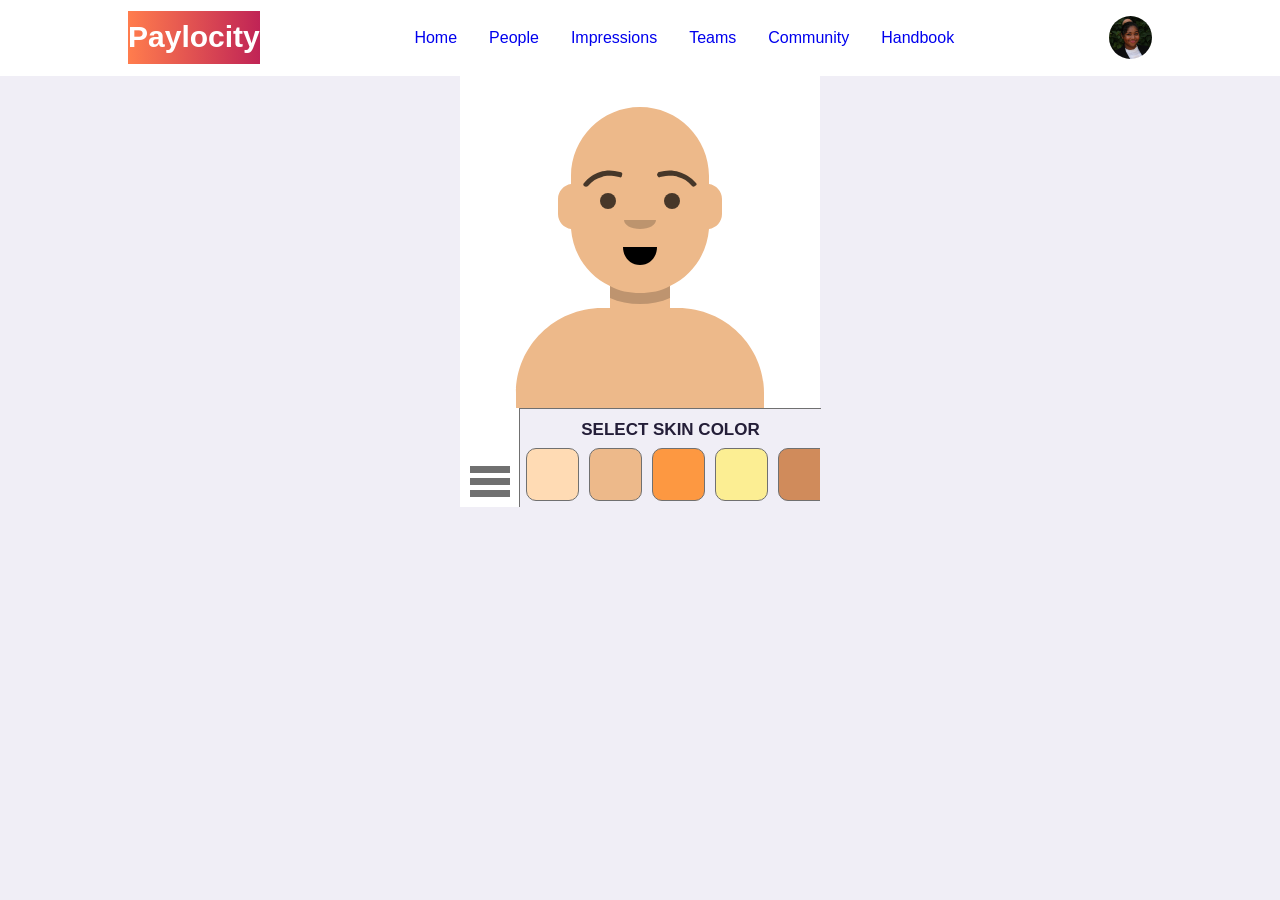
<file: paylocity2/ava.html>
<!DOCTYPE html>
<html>
            <head>
                <meta name='viewport' content='width=device-width, initial-scale=1.0'>
                <meta charset='utf-8'>
                <title>Avatar Maker</title>
                <script src='https://ajax.googleapis.com/ajax/libs/jquery/3.2.1/jquery.min.js'></script>
                <script src='av.js'></script>
                <link rel="stylesheet" href="ava.css">
              
            </head>
            <body>
                    <!------------------top nav bar------------------>
    <nav>
        <div class="container">
          <h2 class="logo">Paylocity</h2>
          <div class="navbtn">
            <a href="index.html">Home</a>
            <a href="quest.html">People</a>
            <a href="quest.html">Impressions</a>
            <a href="quest.html">Teams</a>
            <a href="quest.html">Community</a>
            <a href="quest.html">Handbook</a>
          </div>
          <div class="pfp">
            <img src="images/headshot.jpg" />
          </div>
        </div>
      </nav>
        <!------------------Nav bar------------------>
  <br> 
  <br>
  
                <div id='avatar'>
                    <svg id='hair_back' xmlns='http://www.w3.org/2000/svg' xmlns:xlink='http://www.w3.org/1999/xlink' width='360px' height='360px' viewBox='0 0 360 360' E='xMidYMid meet'>
        <polygon id='background' fill='#ffffff' points='0,0 360,0 360,360 0,360 '/>
        <g class='h_longhair' style='display: none;'>
            <path class='tinted' fill='#9a4f2b' d='M71 174c3,-11 -13,-62 3,-94 17,-35 36,-48 83,-51 34,-3 68,-2 99,16 13,7 21,22 28,35 5,11 8,24 9,36 0,13 -6,24 -6,43 -1,32 39,33 39,62 0,40 -29,40 -28,56 1,20 28,25 28,55 0,11 -10,22 -18,28 -87,0 -174,0 -260,0 -14,-11 -15,-23 -14,-36 3,-18 25,-31 25,-49 0,-11 -25,-20 -25,-54 1,-29 37,-41 37,-47zm126 -85l-1 0c0,0 0,0 0,0l1 0z'/>
        </g>
        <g class='h_longhairbob' style='display:none;'>
            <path class='tinted' fill='#9a4f2b' d='M114 60c20,-23 60,-22 65,-22 5,0 45,-1 65,22 20,22 38,69 45,102 8,33 4,64 -6,84 -9,19 -17,20 -32,17 -16,-3 -22,-11 -72,-10 -50,-1 -56,7 -72,10 -15,3 -23,2 -32,-17 -10,-20 -14,-51 -6,-84 7,-33 25,-80 45,-102z'/>
        </g>
        <g class='h_longhaircurly' style='display:none;'>
            <path class='tinted' fill='#9a4f2b' d='M180 269c-23,0 -44,-7 -56,-18 -4,1 -8,1 -12,1 -38,0 -68,-27 -68,-60 0,-18 8,-34 22,-45 -12,-10 -15,-31 -7,-52 9,-20 27,-34 42,-33 2,-13 13,-25 29,-32 19,-8 38,-6 50,3 12,-9 31,-11 50,-3 16,7 27,19 29,32 15,-1 33,13 42,33 8,21 5,42 -7,52 14,11 22,27 22,45 0,33 -30,60 -68,60 -4,0 -8,0 -12,-1 -12,11 -33,18 -56,18zm-69 -137c0,0 0,0 0,0l0 -1 0 1zm138 -1l0 1c0,0 0,0 0,0l0 -1z'/>
        </g>
        <g class='h_longhaircurvy' style='display:none;'>
            <path class='tinted' fill='#9a4f2b' d='M183 34c50,0 67,23 80,68 4,14 13,31 20,43 5,12 0,17 0,25 8,2 23,10 30,27 4,10 -4,31 -15,38 -3,3 0,24 -6,37 -7,14 -13,13 -23,19 -7,4 23,38 4,63 -12,-22 -36,0 -51,-10 -18,-10 -18,-27 -18,-38 0,-8 5,-27 14,-44l-93 0c-6,12 -22,21 -22,28 0,6 0,19 23,21 -6,7 -23,3 -27,1 0,5 1,5 4,10 -10,-3 -15,-11 -16,-15 -6,7 -2,14 -5,24 -22,-10 -25,-31 -26,-36 -2,-33 11,-36 9,-45 -4,-17 -19,-20 -19,-37 0,-19 23,-41 28,-47 5,-6 -1,-20 0,-30 3,-18 18,-35 19,-35 31,-44 27,-67 90,-67z'/>
        </g>
        <g class='h_longhairdread' style='display:none;'>
            <path class='tinted' fill='#9a4f2b' d='M233 262l-91 0c1,3 1,6 2,10 1,7 0,14 -1,21 0,8 -1,16 1,22 1,6 5,11 10,16 2,3 5,6 7,9 2,4 1,8 -2,10 -3,2 -7,1 -10,-2 -1,-3 -4,-5 -6,-8 -4,-4 -7,-9 -10,-14 0,7 2,13 5,19 1,4 0,8 -4,9 -4,2 -8,0 -9,-3 -4,-9 -6,-19 -6,-29 -4,8 -7,16 -9,27 -1,4 -4,6 -8,6 -4,-1 -6,-5 -6,-8 1,-2 1,-4 1,-6 -2,6 -5,11 -11,17 -3,3 -8,3 -10,0 -3,-3 -3,-7 0,-10 9,-9 11,-19 10,-29 -1,8 -4,15 -10,22 -2,3 -6,3 -9,1 -3,-3 -4,-7 -2,-10 6,-7 9,-16 9,-26 0,-4 -1,-7 -1,-11 -3,6 -7,12 -12,18 -2,3 -6,3 -9,1 -3,-3 -4,-7 -1,-10 10,-14 14,-25 13,-35 0,0 0,0 0,0 0,0 0,0 0,-1 -1,-6 -4,-11 -7,-16 -2,1 -3,3 -4,4 -2,2 -4,5 -5,6 0,0 1,2 2,3 1,2 2,3 3,5 1,4 -1,8 -5,9 -3,2 -7,0 -9,-4 0,-1 0,-2 -1,-3 -2,-4 -5,-8 -3,-14 2,-4 4,-8 7,-11 2,-2 4,-5 5,-7 1,-5 0,-11 0,-17 -1,-7 -2,-15 0,-23 2,-7 6,-14 10,-21 2,-3 3,-5 5,-7 1,-4 1,-14 0,-24 0,-8 0,-15 1,-19 2,-5 10,-20 17,-33 7,-12 14,-23 16,-24 1,-1 2,-2 4,-2 3,-3 9,-6 12,-9 0,-1 -1,-2 -1,-3 0,-5 0,-10 5,-14 5,-3 9,-3 14,-2 2,0 3,1 4,0 0,0 0,-1 1,-2 2,-4 4,-8 10,-10l0 0c6,0 10,2 14,4 2,1 4,2 5,2 4,0 7,-1 10,-2 5,-1 10,-3 17,-2l0 0c6,1 8,5 11,8 1,2 3,3 3,4 1,0 4,-1 6,-2 6,-2 11,-4 17,-2 7,3 11,8 14,14 2,2 3,4 5,6 4,5 10,9 16,13 3,2 5,4 8,6 0,1 2,2 3,3 6,4 11,8 14,16 3,10 4,22 5,33 0,4 1,8 1,11 1,7 2,12 3,17 2,5 4,9 7,15 1,3 4,7 6,10 2,3 4,5 6,6 4,3 4,7 2,10 -2,3 -7,4 -10,2 0,0 0,-1 0,-1 0,9 6,19 11,29 5,9 11,19 13,29 1,3 -1,7 -5,8 -1,0 -2,0 -2,0 1,5 2,11 3,16 1,4 -2,8 -5,8 -2,1 -4,0 -6,-1 1,4 1,7 2,11 1,5 2,12 4,17 1,4 -2,8 -5,9 -4,1 -8,-2 -9,-5 -2,-8 -3,-13 -4,-19 -2,-9 -3,-18 -7,-27 1,3 2,6 2,10 2,6 3,12 4,18 1,3 -1,7 -5,8 -3,1 -6,-1 -8,-3l1 3c2,8 4,15 5,22 1,4 -2,8 -6,9 -3,0 -7,-2 -8,-6 -1,-7 -3,-14 -4,-22 -2,-7 -4,-14 -5,-21 -2,12 -3,24 0,39 0,3 -2,7 -6,8 -4,1 -7,-2 -8,-6 -2,-11 -2,-20 -2,-29 -2,10 -3,22 -2,34 1,4 -2,7 -6,8 -4,0 -7,-3 -8,-7 -1,-10 -1,-21 1,-30 -3,3 -4,6 -5,10 -3,7 -2,16 1,26 1,3 -2,7 -5,8 -4,1 -8,-1 -9,-5 -3,-12 -4,-23 -1,-33 1,-1 1,-2 1,-3 -4,8 -7,17 -9,28 0,4 -4,6 -8,6 -3,-1 -6,-5 -5,-8 2,-12 5,-22 9,-30 -2,2 -3,3 -5,5 -2,3 -7,3 -10,1 -3,-3 -3,-7 -1,-10 2,-1 4,-5 8,-9 8,-10 21,-24 29,-35z'/>
        </g>
        <g class='h_nottoolong' style='display:none;'>
            <path class='tinted' fill='#9a4f2b' d='M272 146l0 -3 0 0 0 -15c0,-51 -42,-93 -93,-93l0 0c-44,0 -82,32 -90,75 0,0 -1,0 -1,0 -7,0 -13,7 -13,16 0,7 4,15 12,16l0 100c0,4 3,8 8,8l68 0 13 0 58 0c21,0 38,-17 38,-38l0 -66z'/>
        </g>
        <g class='h_miawallace' style='display:none;'>
            <path class='tinted' fill='#9a4f2b' d='M92 256c25,-4 58,-9 87,-9 29,0 61,5 86,9 45,-50 26,-79 8,-134 -21,-60 -30,-83 -94,-83 -64,0 -74,23 -94,83 -19,55 -37,84 7,134z'/>
        </g>
        <g class='h_longhairstraight' style='display:none;'>
            <path class='tinted' fill='#9a4f2b' d='M116 318l157 0 0 -178 0 -11c0,-51 -42,-92 -93,-92l0 0c-50,0 -92,41 -92,92 0,74 0,148 0,222 16,-2 28,-16 28,-33z'/>
        </g>
        <g class='h_longhairstraight2' style='display:none;'>
            <path class='tinted' fill='#9a4f2b' d='M63 342c45,9 73,1 83,-51l85 0c29,23 59,46 73,53 7,-3 13,-21 6,-44 -12,-41 -45,-78 -48,-120 -3,-38 3,-86 -2,-102 -6,-19 -26,-39 -53,-33 -5,-8 -22,-18 -47,-13 -31,7 -68,38 -69,80 -2,99 -1,215 -28,230z'/>
        </g>
        <g class='h_shorthairshaggy' style='display:none;'>
            <path class='tinted' fill='#9a4f2b' d='M120 190c36,2 72,4 108,6 -1,24 1,38 22,36 -7,5 -14,7 -22,6 3,4 10,5 18,5 -18,17 -30,10 -40,-6 -18,2 -36,5 -54,8 -15,13 -37,14 -70,-9 14,3 27,-13 38,-46z'/>
        </g>
                    </svg>
                    <svg id='skincolor' xmlns='http://www.w3.org/2000/svg' xmlns:xlink='http://www.w3.org/1999/xlink' width='360px' height='360px' viewBox='0 0 360 360' E='xMidYMid meet'>
        <g id='skin'>
            <path id='body' fill='#edb98a' d='M304 360l0 -15c0,-47 -39,-85 -86,-85l-8 0 0 -22c22,-10 37,-32 39,-57 7,-1 13,-7 13,-15l0 -15c0,-8 -6,-14 -13,-15l0 -8c0,-38 -31,-69 -69,-69l0 0c-38,0 -69,31 -69,69l0 8c-7,1 -13,7 -13,15l0 15c0,8 6,14 13,15 2,25 17,47 39,57l0 22 -8 0c-47,0 -86,38 -86,85l0 15 248 0z'/>
            <path id='neck' fill='#000000' fill-opacity='0.2' d='M180 256c-11,0 -21,-2 -30,-6l0 -12c9,5 19,7 30,7l0 0c11,0 21,-2 30,-7l0 12c-9,4 -19,6 -30,6z'/>
            <path id='nose' fill='#000000' fill-opacity='0.2' d='M180 181c9,0 16,-4 16,-9l-32 0c0,5 7,9 16,9z'/>
        </g>
                    </svg>
                    <svg id='tattoos' xmlns='http://www.w3.org/2000/svg' xmlns:xlink='http://www.w3.org/1999/xlink' width='360px' height='360px' viewBox='0 0 360 360' E='xMidYMid meet'>
        <g id='t_harry' style='display:none;'>
            <polygon fill='#000000' fill-opacity='0.7' points='177,84 193,120 177,117 179,139 167,110 185,113 '/>
        </g>
        <g id='t_airbender' style='display:none;'>
            <path fill='#000000' fill-opacity='0.7' d='M194 61c-4,-1 -9,-2 -14,-2l0 0c-5,0 -10,1 -14,2l0 36 -17 0 31 30 31 -30 -17 0 0 -36z'/>
        </g>
        <g id='t_krilin' style='display:none;'>
            <path fill='#000000' fill-opacity='0.7' d='M191 71c3,0 6,3 6,7 0,3 -3,6 -6,6 -4,0 -6,-3 -6,-6 0,-4 2,-7 6,-7zm0 32c3,0 6,3 6,7 0,3 -3,6 -6,6 -4,0 -6,-3 -6,-6 0,-4 2,-7 6,-7zm-22 0c4,0 6,3 6,7 0,3 -2,6 -6,6 -3,0 -6,-3 -6,-6 0,-4 3,-7 6,-7zm22 -16c3,0 6,3 6,7 0,3 -3,6 -6,6 -4,0 -6,-3 -6,-6 0,-4 2,-7 6,-7zm-22 0c4,0 6,3 6,7 0,3 -2,6 -6,6 -3,0 -6,-3 -6,-6 0,-4 3,-7 6,-7zm0 -16c4,0 6,3 6,7 0,3 -2,6 -6,6 -3,0 -6,-3 -6,-6 0,-4 3,-7 6,-7z'/>
        </g>
        <g id='t_front' style='display:none;'>
            <path fill='#000000' fill-opacity='0.7' d='M150 253l0 3 0 0c2,-3 4,-4 4,-5 -1,0 -3,1 -4,2zm49 27c0,0 1,1 3,1 1,0 2,0 4,0 0,0 0,0 0,0 4,0 10,-1 14,-6 0,0 -1,1 -1,1 0,1 0,1 0,2 0,1 0,1 -1,2 0,1 -1,3 -2,4 -1,2 -2,3 -3,4 0,0 0,0 1,-1 0,-1 0,-1 0,-2 0,0 0,0 0,0 0,-1 0,-1 -1,-2 -1,0 -1,0 -1,0 0,0 -1,0 -1,0 -1,0 -2,0 -3,1 -1,1 -2,2 -2,3 0,0 0,0 0,1 0,0 0,0 0,0 1,0 1,0 1,0 0,0 0,0 0,0 0,0 1,0 1,0 0,0 0,-1 1,-1 0,0 0,-1 0,-1 0,0 0,1 0,1 0,0 0,1 0,1 0,1 -1,2 -1,2 -1,1 -1,3 -2,4 -2,1 -3,3 -5,4 0,-1 0,-2 1,-3 0,-2 1,-4 1,-6 0,0 0,0 0,0 0,-3 -1,-6 -4,-9zm19 5c2,-3 3,-6 3,-10 0,-1 0,-2 0,-3 0,-1 -1,-2 -1,-3 0,0 0,0 0,0 1,0 1,0 1,0 0,0 0,0 0,0 2,0 6,0 9,3 0,0 0,-1 0,-1 0,0 0,0 0,0 -1,0 -3,1 -4,3 0,1 0,1 0,1l0 0c0,1 0,1 1,2 0,0 0,0 0,0 0,0 0,0 1,0 0,0 1,0 2,-1 0,0 1,0 1,-1 0,-1 1,-1 1,-2 0,-1 0,-2 0,-3l0 0c0,-3 -1,-6 -5,-8 0,0 1,0 1,0 2,0 6,0 9,2 2,1 3,2 4,4 1,1 2,4 2,6 0,1 0,1 0,1 0,-1 -1,-2 -2,-3 0,-1 -2,-2 -3,-2 0,0 -1,0 -1,0 0,0 0,0 -1,1 -1,0 -2,1 -2,3 0,0 0,0 0,0 0,2 1,4 1,7 0,0 0,0 0,0 0,0 0,1 0,2 0,1 -1,2 -1,3 0,0 0,-1 0,-1 0,0 0,-1 0,-1 0,-1 0,-1 0,-2 0,0 0,0 -1,-1 0,0 0,-1 0,-1 -1,0 -1,0 -1,0 -1,0 -1,0 -1,0 -1,0 -2,0 -2,2 -1,1 -1,2 -1,4 0,1 0,1 0,2 0,0 0,-1 0,-1 -1,-1 -1,-2 -2,-3 -1,0 -2,-1 -3,-1 0,0 0,0 -1,0 0,0 -1,1 -1,2 -1,1 -1,2 -1,3 0,2 0,4 1,5 0,2 1,4 2,5 0,0 0,0 -1,0 0,-1 0,-1 -1,-1 0,-1 -1,-1 -1,-1 -1,-1 -2,-2 -3,-3 -1,-2 -2,-3 -2,-4 0,-1 1,-2 3,-4zm-30 -18c0,0 0,1 0,1 0,1 0,1 0,2 0,1 0,2 0,3 1,1 1,2 2,3 0,0 1,0 1,0 0,0 0,0 1,0 1,0 3,-1 5,-2 1,-2 3,-3 5,-4 3,-2 12,-4 18,-4 1,0 2,0 3,0 1,0 2,0 3,0 -1,0 -4,1 -7,2 -3,1 -6,3 -8,6 0,0 0,-1 0,-1 0,0 0,0 0,0 0,-1 0,-3 -2,-3 0,0 0,0 0,0 -1,0 -2,0 -2,1 -1,1 -1,1 -1,2l0 0c0,1 0,2 2,3 0,0 1,0 1,0 1,0 1,0 2,0 1,0 3,0 4,-1 2,0 3,-1 4,-1 -1,0 -1,0 -1,0 0,1 -1,1 -1,1 0,1 -1,1 -1,2 -1,0 -3,1 -5,2 -1,0 -3,1 -6,1 -1,0 -2,0 -3,-1 -1,0 -2,0 -3,0 0,0 0,0 1,0 0,0 0,0 1,-1 0,0 1,0 1,-1 1,0 1,-1 1,-1 0,-1 0,-1 0,-1 0,-1 0,-1 -1,-1 0,0 -1,0 -1,0 -1,0 -1,0 -2,0 0,0 -1,0 -1,1 -1,0 -1,2 -1,3 0,0 0,0 0,0 0,1 0,3 0,4 1,1 1,3 2,5 0,0 0,0 0,0 -1,-1 -1,-1 -2,-1 0,0 -1,0 -2,-1 0,0 -1,0 -2,-1 -1,-1 -3,-2 -4,-4 -1,-2 -2,-4 -2,-7 0,-1 0,-2 0,-3 0,-1 1,-2 1,-3zm23 -7l-1 0 0 -1c-1,-1 -1,-2 -2,-3 0,0 -1,-1 -1,-2 -1,0 -1,-1 -2,-1 0,0 0,0 0,-1 0,0 0,0 0,0 0,0 0,1 0,1 0,2 -1,4 -2,5 -1,2 -3,3 -5,3 0,0 0,0 0,0 -2,0 -3,0 -3,-1 -1,-1 -2,-2 -2,-3l0 0c0,-1 1,-2 2,-2 0,0 0,0 0,0 1,0 2,1 2,1 1,0 1,1 1,1 0,-2 -2,-3 -3,-5 -1,-1 -3,-2 -4,-3 -1,-1 -1,-1 -2,-2 -1,0 -1,-1 -2,-1 0,0 0,0 0,0 -1,0 -1,-1 -1,-1 5,6 7,12 7,18 0,3 -1,5 -1,7 0,2 -1,4 -1,4 1,-1 2,-2 3,-3 0,-1 1,-2 1,-2 0,-1 0,-1 1,-1 0,-1 0,-1 0,-1 0,0 0,-1 0,-1 0,0 0,0 0,0 -1,0 -1,0 -1,0 0,0 0,-1 0,-1l0 0c0,0 0,0 0,0 0,-1 0,-1 0,-1 1,0 1,0 1,0 0,0 1,0 1,0 1,1 1,1 1,1 1,0 1,1 1,1 0,0 0,0 0,0 0,1 0,1 -1,2 0,0 0,1 0,1 -1,1 -1,1 -1,1 0,1 0,1 0,1 0,0 -1,0 -1,0 0,0 1,0 1,0 0,0 1,-1 2,-1 0,-1 1,-1 2,-2 1,0 2,-1 2,-1 1,-1 1,-1 1,-1 0,0 0,0 1,-1 0,0 0,-1 0,-2 0,0 0,-1 1,-1 0,-1 1,-1 2,-1 0,0 0,0 0,0 1,0 2,0 3,1 1,0 1,1 2,2 -1,-2 -2,-3 -2,-4l0 0zm-2 6c-1,0 -1,0 -1,0 0,0 0,0 0,0 -1,0 -1,0 -1,0 0,0 0,0 -1,0 0,-1 0,-1 0,-1 0,0 0,-1 0,-1 0,0 1,0 1,-1 0,-1 1,-1 2,-1 0,0 0,0 0,0 0,0 0,0 0,0 0,0 1,0 1,1 0,0 0,0 0,0 0,1 0,1 0,1 0,0 0,1 0,1 -1,0 -1,1 -1,1zm34 -3c-1,0 -2,0 -3,-1 1,1 2,2 3,3l0 0c0,0 0,0 0,0 0,-1 0,-1 0,-2zm-19 -3c-2,0 -4,0 -6,0l-6 0c1,1 2,3 2,4 1,0 1,0 2,0 1,0 2,0 4,0 1,0 1,0 2,0 1,0 2,0 2,0 0,0 0,0 0,0 0,0 -1,0 -1,-1 0,0 -1,-1 -1,-1 0,0 0,-1 1,-1 0,-1 0,-1 1,-1zm-14 -4l0 -3c-1,-1 -3,-2 -4,-2 0,1 2,2 4,5l0 0zm-49 24c0,0 -1,1 -3,1 -1,0 -2,0 -4,0 0,0 0,0 0,0 -4,0 -10,-1 -14,-6 0,0 1,1 1,1 0,1 0,1 0,2 0,1 0,1 1,2 0,1 1,3 2,4 1,2 2,3 3,4 0,0 0,0 -1,-1 0,-1 0,-1 0,-2 0,0 0,0 0,0 0,-1 0,-1 1,-2 1,0 1,0 1,0 0,0 1,0 1,0 1,0 2,0 3,1 1,1 2,2 2,3 0,0 0,0 0,1 0,0 0,0 0,0 -1,0 -1,0 -1,0 0,0 0,0 0,0 0,0 -1,0 -1,0 0,0 0,-1 -1,-1 0,0 0,-1 0,-1 0,0 0,1 0,1 0,0 0,1 0,1 0,1 1,2 1,2 1,1 1,3 2,4 2,1 3,3 5,4 0,-1 0,-2 -1,-3 0,-2 -1,-4 -1,-6 0,0 0,0 0,0 0,-3 1,-6 4,-9zm-19 5c-2,-3 -3,-6 -3,-10 0,-1 0,-2 0,-3 0,-1 1,-2 1,-3 0,0 0,0 0,0 -1,0 -1,0 -1,0 0,0 0,0 0,0 -2,0 -6,0 -9,3 0,0 0,-1 0,-1 0,0 0,0 0,0 1,0 3,1 4,3 0,1 0,1 0,1l0 0c0,1 0,1 -1,2 0,0 0,0 0,0 0,0 0,0 -1,0 0,0 -1,0 -2,-1 0,0 -1,0 -1,-1 0,-1 -1,-1 -1,-2 0,-1 0,-2 0,-3l0 0c0,-3 1,-6 5,-8 0,0 -1,0 -1,0 -2,0 -6,0 -9,2 -2,1 -3,2 -4,4 -1,1 -2,4 -2,6 0,1 0,1 0,1 0,-1 1,-2 2,-3 0,-1 2,-2 3,-2 0,0 1,0 1,0 0,0 0,0 1,1 1,0 2,1 2,3 0,0 0,0 0,0 0,2 -1,4 -1,7 0,0 0,0 0,0 0,0 0,1 0,2 0,1 1,2 1,3 0,0 0,-1 0,-1 0,0 0,-1 0,-1 0,-1 0,-1 0,-2 0,0 0,0 1,-1 0,0 0,-1 0,-1 1,0 1,0 1,0 1,0 1,0 1,0 1,0 2,0 2,2 1,1 1,2 1,4 0,1 0,1 0,2 0,0 0,-1 0,-1 1,-1 1,-2 2,-3 1,0 2,-1 3,-1 0,0 0,0 1,0 0,0 1,1 1,2 1,1 1,2 1,3 0,2 0,4 -1,5 0,2 -1,4 -2,5 0,0 0,0 1,0 0,-1 0,-1 1,-1 0,-1 1,-1 1,-1 1,-1 2,-2 3,-3 1,-2 2,-3 2,-4 0,-1 -1,-2 -3,-4zm30 -18c0,0 0,1 0,1 0,1 0,1 0,2 0,1 0,2 0,3 -1,1 -1,2 -2,3 0,0 -1,0 -1,0 0,0 0,0 -1,0 -1,0 -3,-1 -5,-2 -1,-2 -3,-3 -5,-4 -3,-2 -12,-4 -18,-4 -1,0 -2,0 -3,0 -1,0 -2,0 -3,0 1,0 4,1 7,2 3,1 6,3 8,6 0,0 0,-1 0,-1 0,0 0,0 0,0 0,-1 0,-3 2,-3 0,0 0,0 0,0 1,0 2,0 2,1 1,1 1,1 1,2l0 0c0,1 0,2 -2,3 0,0 -1,0 -1,0 -1,0 -1,0 -2,0 -1,0 -3,0 -4,-1 -2,0 -3,-1 -4,-1 1,0 1,0 1,0 0,1 1,1 1,1 0,1 1,1 1,2 1,0 3,1 5,2 1,0 3,1 6,1 1,0 2,0 3,-1 1,0 2,0 3,0 0,0 0,0 -1,0 0,0 0,0 -1,-1 0,0 -1,0 -1,-1 -1,0 -1,-1 -1,-1 0,-1 0,-1 0,-1 0,-1 0,-1 1,-1 0,0 1,0 1,0 1,0 1,0 2,0 0,0 1,0 1,1 1,0 1,2 1,3 0,0 0,0 0,0 0,1 0,3 0,4 -1,1 -1,3 -2,5 0,0 0,0 0,0 1,-1 1,-1 2,-1 0,0 1,0 2,-1 0,0 1,0 2,-1 1,-1 3,-2 4,-4 1,-2 2,-4 2,-7 0,-1 0,-2 0,-3 0,-1 -1,-2 -1,-3zm-22 -8l0 1 -1 0 0 0c0,1 -1,2 -2,4 1,-1 1,-2 2,-2 1,-1 2,-1 3,-1 0,0 0,0 0,0 1,0 2,0 2,1 1,0 1,1 1,1 0,1 0,2 0,2 1,1 1,1 1,1 0,0 0,0 1,1 0,0 1,1 2,1 1,1 2,1 2,2 1,0 2,1 2,1 0,0 1,0 1,0 0,0 -1,0 -1,0 0,0 0,0 0,-1 0,0 0,0 -1,-1 0,0 0,-1 0,-1 -1,-1 -1,-1 -1,-2 0,0 0,0 0,0 0,0 0,-1 1,-1 0,0 0,0 1,-1 0,0 1,0 1,0 0,0 0,0 1,0 0,0 0,0 0,1 0,0 0,0 0,0l0 0c0,0 0,1 0,1 0,0 0,0 -1,0 0,0 0,0 0,0 0,0 0,1 0,1 0,0 0,0 0,1 1,0 1,0 1,1 0,0 1,1 1,2 1,1 2,2 3,3 0,0 -1,-2 -1,-4 0,-2 -1,-4 -1,-7 0,-6 2,-12 7,-18 0,0 0,1 -1,1 0,0 0,0 0,0 -1,0 -1,1 -2,1 -1,1 -1,1 -2,2 -1,1 -3,2 -4,3 -1,2 -3,3 -3,5 0,0 0,-1 1,-1 0,0 1,-1 2,-1 0,0 0,0 0,0 1,0 2,1 2,2l0 0c0,1 -1,2 -2,3 0,1 -1,1 -3,1 0,0 0,0 0,0 -2,0 -4,-1 -5,-3 -1,-1 -2,-3 -2,-5 0,0 0,-1 0,-1 0,0 0,0 0,0 0,1 0,1 0,1 -1,0 -1,1 -2,1 0,1 -1,2 -1,2 -1,1 -1,2 -2,3zm1 7c1,0 1,0 1,0l0 0c1,0 1,0 1,0 0,0 0,0 1,0 0,-1 0,-1 0,-1 0,0 0,-1 0,-1 0,0 -1,0 -1,-1 0,-1 -1,-1 -2,-1 0,0 0,0 0,0 0,0 0,0 0,0 0,0 -1,0 -1,1 0,0 0,0 0,0 0,1 0,1 0,1 0,0 0,1 0,1 1,0 1,1 1,1zm-3 -6l-6 0c-2,0 -4,0 -6,0 1,0 1,0 1,1 1,0 1,1 1,1 0,0 -1,1 -1,1 0,1 -1,1 -1,1 0,0 0,0 0,0 0,0 1,0 2,0 1,0 1,0 2,0 2,0 3,0 4,0 1,0 1,0 2,0 0,-1 1,-3 2,-4zm-28 2c-1,1 -2,1 -3,1 0,1 0,1 0,2 0,0 0,0 0,0 1,-1 2,-2 3,-3z'/>
        </g>
        <g id='t_tribal' style='display:none;'>
            <path fill='#000000' fill-opacity='0.7' d='M123 210c1,0 3,-1 6,0 2,0 5,1 7,3 1,1 1,2 2,3 0,1 0,2 0,3 -1,1 -2,1 -4,1 2,1 5,1 8,1 3,0 6,-1 10,-3 4,-1 8,-4 12,-9 1,-1 2,-2 3,-3 -2,1 -5,2 -9,3 -4,0 -9,0 -14,-2 -12,-4 -19,1 -21,3zm-10 -19c1,5 2,10 5,15 0,-1 0,-1 0,-1 0,0 0,0 0,0 1,-1 2,-2 3,-3 2,0 3,-1 5,-2 5,-2 10,-2 14,-1 5,1 9,3 11,4 0,0 -1,-1 -2,-1 -11,-10 -24,-13 -36,-11zm15 30c4,6 10,10 16,14 1,0 1,0 2,-1 6,-2 11,-6 15,-10 2,-2 4,-5 5,-7 1,-2 2,-4 2,-5 0,0 -1,1 -1,1 0,0 0,0 0,0 -10,11 -19,14 -26,14 -4,-1 -7,-2 -9,-3 -2,-1 -3,-2 -4,-3z'/>
            <path fill='#000000' fill-opacity='0.7' d='M237 210c-1,0 -3,-1 -6,0 -2,0 -5,1 -7,3 -1,1 -1,2 -2,3 0,1 0,2 0,3 1,1 2,1 4,1 -2,1 -5,1 -8,1 -3,0 -6,-1 -10,-3 -4,-1 -8,-4 -12,-9 -1,-1 -2,-2 -3,-3 2,1 5,2 9,3 4,0 9,0 14,-2 12,-4 19,1 21,3zm-21 25c6,-4 12,-8 16,-14 -1,1 -2,2 -4,3 -2,1 -5,2 -9,3 -7,0 -16,-3 -26,-14 0,0 0,0 0,0 0,0 -1,-1 -1,-1 0,1 1,3 2,5 1,2 3,5 5,7 4,4 9,8 15,10 1,1 1,1 2,1zm26 -29c3,-5 4,-10 5,-15 -12,-2 -25,1 -36,11 -1,0 -2,1 -2,1 2,-1 6,-3 11,-4 4,-1 9,-1 14,1 2,1 3,2 5,2 1,1 2,2 3,3 0,0 0,0 0,0 0,0 0,0 0,1z'/>
        </g>
        <g id='t_tribal2' style='display:none;'>
            <path fill='#000000' fill-opacity='0.7' fill-rule='nonzero' d='M232 208c0,1 -1,2 -2,2 -2,2 -3,2 -4,3 -2,0 -3,0 -4,-1 -2,-2 -1,-4 -1,-4 0,0 1,-2 2,-3 0,-1 1,-1 2,-1 1,-1 1,0 2,0 0,0 0,0 0,0 1,1 1,2 1,3 0,-1 1,-2 2,-5 0,-2 0,-5 0,-9 -1,-4 -1,-9 0,-12 0,-3 2,-5 2,-6 -1,0 -2,1 -3,2 -1,2 -3,5 -4,10 -1,5 -1,11 -5,20 -3,4 -6,10 -11,16 0,0 0,0 0,0 -2,2 -5,5 -7,8 2,-2 4,-4 8,-5 3,-2 7,-3 12,-4 2,-1 4,-2 6,-3 1,-1 3,-2 4,-4 0,0 0,0 0,0 6,-7 7,-19 7,-23 0,2 -1,4 -2,7 -1,3 -3,7 -5,9zm-104 0c0,1 1,2 2,2 2,2 3,2 4,3 2,0 3,0 4,-1 2,-2 1,-4 1,-4 0,0 -1,-2 -2,-3 0,-1 -1,-1 -2,-1 -1,-1 -1,0 -2,0 0,0 0,0 0,0 -1,1 -1,2 -1,3 0,-1 -1,-2 -2,-5 0,-2 0,-5 0,-9 1,-4 1,-9 0,-12 0,-3 -1,-5 -2,-6 1,0 2,1 3,2 1,2 3,5 4,10 1,5 1,11 5,20 3,4 6,10 11,16 0,0 0,0 0,0 2,2 5,5 7,8 -2,-2 -4,-4 -8,-5 -3,-2 -7,-3 -12,-4 -2,-1 -4,-2 -6,-3 -1,-1 -3,-2 -4,-4 0,0 0,0 0,0 -6,-7 -7,-19 -7,-23 0,2 1,4 2,7 1,3 3,7 5,9z'/>
        </g>
        <g id='t_throat' style='display:none;'>
            <path fill='#000000' fill-opacity='0.7' fill-rule='nonzero' d='M113 296c0,-1 1,-1 2,-1 0,0 1,1 1,2 -1,1 -3,2 -4,1 0,1 0,1 0,1 4,3 6,6 7,7 0,0 1,0 2,-1 1,0 3,0 4,0l0 0c3,0 6,1 7,5 0,0 0,1 0,1l0 0c0,2 -1,3 -2,4 -1,0 -1,0 -2,0 -1,1 -1,1 -2,1 0,0 -1,0 -1,0 1,1 3,2 6,3 2,2 7,3 13,5 5,1 9,4 12,7 3,4 5,7 6,9 -1,-4 -2,-8 -3,-11 -1,0 -1,0 -1,0 0,-1 0,-1 0,-2 -2,-4 -4,-7 -6,-10 -3,-4 -5,-6 -6,-8 -1,-1 -1,-1 -1,-1 0,1 1,1 1,2 0,1 0,1 0,2 0,1 -1,2 -1,3 -1,1 -2,1 -3,1 0,0 0,0 0,0 -1,-1 -3,-2 -4,-3 -1,-1 -2,-3 -2,-5 0,0 0,-1 0,-1 0,-3 2,-5 4,-6 2,-2 4,-2 5,-2 -5,-11 11,-11 12,2 3,-20 23,-31 23,-10 0,-21 20,-10 23,10 1,-13 17,-13 12,-2 1,0 3,0 5,2 2,1 4,3 4,6 0,0 0,1 0,1 0,2 -1,4 -2,5 -1,1 -3,2 -4,3 0,0 0,0 0,0 -1,0 -2,0 -3,-1 0,-1 -1,-2 -1,-3 0,-1 0,-1 0,-2 0,-1 1,-1 1,-2 0,0 0,0 -1,1 -1,2 -3,4 -6,8 -2,3 -4,6 -6,10 0,1 0,1 0,2l-1 0c-1,3 -2,7 -3,11 1,-2 3,-5 6,-9 3,-3 7,-6 12,-7 6,-2 11,-3 13,-5 3,-1 5,-2 6,-3 0,0 -1,0 -1,0 -1,0 -1,0 -2,-1 -1,0 -1,0 -2,0 -1,-1 -2,-2 -2,-4l0 0c0,0 0,-1 0,-1 1,-4 4,-5 7,-5l0 0c1,0 3,0 4,0 1,1 2,1 2,1 1,-1 3,-4 7,-7 0,0 0,0 0,-1 -1,1 -3,0 -4,-1 0,-1 1,-2 1,-2 1,0 2,0 2,1 2,-2 3,-5 1,-8 -1,-4 -4,-4 -4,-4 0,11 -17,13 -24,5 -2,-2 -3,-5 -2,-7 3,-2 4,2 5,4 1,-18 -10,-24 -10,-24 3,7 4,18 -5,21 -5,2 -12,-5 -4,-4 -4,-4 -12,-3 -19,-2 1,-1 1,-1 2,-2 0,0 0,0 0,0 0,0 0,0 1,-1 2,-1 6,-1 9,-1 0,0 1,0 1,1 1,0 1,0 1,0 0,0 0,0 -1,-1 0,0 0,0 -1,0 -3,-1 -5,-3 -8,-5 2,-1 4,-2 7,-2 0,-1 1,-1 2,-1 1,0 3,1 4,1 3,2 4,4 6,5 3,-6 2,-16 -2,-21 1,4 -2,8 -6,9 -2,1 -4,2 -7,1 -1,0 -2,-1 -3,-2 0,-1 0,-2 0,-3 1,-3 1,-7 0,-11 -1,1 -2,1 -3,1 0,0 0,1 0,1 0,2 -1,4 -1,5 -1,2 -3,4 -4,6 -1,1 -1,2 -2,3 -1,-1 -2,-2 -2,-3 -2,-1 -3,-3 -4,-6 0,-1 -1,-3 -1,-4 0,-1 -1,-2 -1,-2 -1,0 -2,0 -3,-1 0,4 0,8 0,11 0,1 1,2 1,3 -1,1 -2,2 -3,2 -3,1 -5,0 -8,-1 -3,-1 -6,-5 -5,-9 -4,5 -6,15 -2,21 1,-1 3,-3 6,-5 1,0 2,-1 4,-1 1,0 1,0 2,1 3,0 5,1 7,2 -3,2 -6,4 -9,5 0,0 0,0 -1,0 0,1 0,1 -1,1 1,0 1,0 2,0 0,-1 0,-1 1,-1 3,0 6,0 9,1 0,1 1,1 1,1 0,0 0,0 0,0 1,1 1,1 2,2 -8,-1 -15,-2 -19,2 8,-1 1,6 -4,4 -9,-3 -8,-14 -5,-21 0,0 -11,6 -10,24 1,-2 2,-6 5,-4 1,2 0,5 -2,7 -7,8 -24,6 -24,-5 0,0 -3,0 -4,4 -2,3 -1,6 1,8z'/>
        </g>
                    </svg>
                    <svg id='accesories' xmlns='http://www.w3.org/2000/svg' xmlns:xlink='http://www.w3.org/1999/xlink' width='360px' height='360px' viewBox='0 0 360 360' E='xMidYMid meet'>
        <g id='a_earphones' style='display:none;'>
            <path fill='#f0f0f0' d='M101 154c1,-2 2,-3 4,-3l4 0c2,0 3,1 3,3l0 10c0,2 -1,4 -3,4l-4 0c-2,0 -3,-2 -4,-4l0 7c0,0 0,1 -1,1l0 0c0,15 10,28 25,46 4,4 7,8 11,13 5,6 10,10 14,13 7,6 13,10 17,22 1,4 1,8 1,14 0,6 -1,13 1,20 2,11 3,25 3,39 0,7 1,15 1,21l0 1 -2 0 0 -1c-1,-6 -1,-14 -1,-21 -1,-14 -1,-28 -3,-38 -2,-7 -2,-15 -1,-21 0,-5 0,-10 -1,-13 -4,-11 -10,-16 -16,-21 -5,-3 -10,-7 -15,-13 -3,-5 -7,-9 -10,-13 -16,-19 -27,-32 -27,-48l0 0c0,0 -1,-1 -1,-1 0,-5 0,-9 0,-14 0,-2 3,-3 5,-3z'/>
            <path fill='#f0f0f0' d='M259 154c-1,-2 -2,-3 -4,-3l-4 0c-2,0 -3,1 -3,3l0 10c0,2 1,4 3,4l4 0c2,0 3,-2 4,-4l0 7c0,0 0,1 1,1l0 0c0,10 -10,18 -22,27 -9,7 -20,15 -29,26 -4,6 -11,10 -19,15 -13,8 -26,17 -25,29l1 2 2 -1 0 -1c-1,-11 11,-19 23,-27 8,-5 15,-9 20,-15 9,-11 19,-19 29,-26 12,-10 23,-17 23,-29l0 0c0,0 1,-1 1,-1 0,-5 0,-9 0,-14 0,-2 -3,-3 -5,-3z'/>
        </g>
        <g id='a_earring1' style='display:none;'>
            <path fill='#2B2A29' fill-rule='nonzero' d='M103 173c0,-1 0,-3 1,-4 2,-1 4,0 4,1 1,1 1,2 2,3 0,1 0,2 0,3 0,3 -1,6 -3,8l0 0c-2,2 -5,3 -8,3 -3,0 -6,-1 -8,-3 -2,-2 -3,-5 -3,-8 0,-3 1,-6 3,-8 1,-2 4,-3 7,-3l0 0 0 1c0,2 0,3 1,4 0,0 0,0 -1,0 -1,1 -2,1 -3,2 -1,1 -2,2 -2,4 0,1 1,3 2,3 1,1 2,2 4,2 1,0 3,-1 3,-2l0 0c1,0 2,-2 2,-3 0,-1 0,-1 0,-2 0,0 0,0 -1,-1z'/>
            <path fill='#2B2A29' fill-rule='nonzero' d='M261 170c0,0 0,0 0,0 0,-1 0,-2 0,-4l0 -1c3,0 6,1 8,3 2,2 3,5 3,8 0,3 -1,6 -3,8l0 0c-2,2 -5,3 -8,3 -3,0 -6,-1 -8,-3 -2,-2 -3,-5 -3,-8 0,-1 0,-2 0,-3 1,-1 1,-2 2,-3 0,-1 2,-2 4,-1 1,1 1,3 1,4 -1,1 -1,1 -1,1 0,1 0,1 0,2 0,1 1,3 2,3 1,1 2,2 3,2 2,0 3,-1 4,-2l0 0c1,0 2,-2 2,-3 0,-2 -1,-3 -2,-4 -1,-1 -2,-2 -4,-2z'/>
        </g>
        <g id='a_earring2' style='display:none;'>
           <circle fill='gold' cx='101' cy='176' r='9'/>
           <circle fill='gold' cx='259' cy='176' r='9'/>
        </g>
        <g id='a_earring3' style='display:none;'>
            <path fill='#57A7B3' fill-rule='nonzero' d='M108 201c3,0 5,2 7,4 2,2 3,5 3,8 0,3 -1,6 -3,8l0 0c-2,2 -5,4 -8,4 -4,0 -7,-2 -9,-4 -2,-2 -3,-5 -3,-8 0,-3 1,-6 3,-8 2,-2 5,-4 7,-4l0 -25c-1,0 -2,-1 -2,-3 0,-2 2,-3 4,-3 1,0 3,1 3,3 0,2 -1,3 -2,3l0 25zm3 8c-1,-1 -3,-2 -4,-2 -2,0 -3,1 -5,2 -1,1 -1,2 -1,4 0,1 0,3 1,4 2,1 3,2 5,2 1,0 3,-1 4,-2l0 0c1,-1 1,-3 1,-4 0,-2 0,-3 -1,-4z'/>
            <path fill='#57A7B3' fill-rule='nonzero' d='M255 201c2,0 5,2 7,4 2,2 3,5 3,8 0,3 -1,6 -3,8l0 0c-2,2 -5,4 -9,4 -3,0 -6,-2 -8,-4 -2,-2 -3,-5 -3,-8 0,-3 1,-6 3,-8 2,-2 4,-4 7,-4l0 -25c-1,0 -2,-1 -2,-3 0,-2 2,-3 3,-3 2,0 4,1 4,3 0,2 -1,3 -2,3l0 25zm3 8c-2,-1 -3,-2 -5,-2 -1,0 -3,1 -4,2 -1,1 -1,2 -1,4 0,1 0,3 1,4 1,1 3,2 4,2 2,0 3,-1 5,-2l0 0c1,-1 1,-3 1,-4 0,-2 0,-3 -1,-4z'/>
        </g>
                    </svg>
                    <svg id='eyes' xmlns='http://www.w3.org/2000/svg' xmlns:xlink='http://www.w3.org/1999/xlink' width='360px' height='360px' viewBox='0 0 360 360' E='xMidYMid meet'>
        <g id='e_default'>
            <circle fill='#000000' fill-opacity='0.7' cx='148' cy='153' r='8'/>
            <circle fill='#000000' fill-opacity='0.7' cx='212' cy='153' r='8'/>
        </g>
        <g id='e_dizzy' style='display:none;'>
            <polygon fill='#000000' fill-opacity='0.7' stroke='#5F4A37' stroke-width='0.9' points='139,141 146,149 154,141 157,145 150,152 157,160 154,163 146,156 139,163 135,160 143,152 135,145 '/>
            <polygon fill='#000000' fill-opacity='0.7' points='206,141 213,149 221,141 224,145 217,152 224,160 221,163 213,156 206,163 202,160 210,152 202,145 '/>
        </g>
        <g id='e_eyeroll' style='display:none;'>
            <circle fill='#FEFEFE' cx='148' cy='152' r='17'/>
            <circle fill='#4D4D4D' stroke='#5F4A37' stroke-width='0.9' cx='148' cy='143' r='8'/>
            <circle fill='#FEFEFE' cx='212' cy='152' r='17'/>
            <circle fill='#4D4D4D' cx='212' cy='143' r='8'/>
        </g>
        <g id='e_happy' style='display:none;'>
            <path fill='#000000' fill-opacity='0.7' d='M131 153c-1,0 0,2 1,1 2,-2 5,-3 11,-4 7,1 9,2 11,4 2,1 3,-1 2,-1 -1,-1 -5,-7 -13,-7 -7,0 -12,6 -12,7z'/>
            <path fill='#000000' fill-opacity='0.7' d='M202 153c0,0 1,2 2,1 2,-2 5,-3 11,-4 7,1 9,2 11,4 2,1 3,-1 2,-1 -1,-1 -5,-7 -13,-7 -7,0 -12,6 -13,7z'/>
        </g>
        <g id='e_close' style='display:none;'>
            <path fill='#000000' fill-opacity='0.7' d='M131 160c-1,0 0,-2 1,-1 2,2 5,3 11,4 7,-1 9,-2 11,-4 2,-1 3,1 2,1 -1,1 -5,7 -13,7 -7,0 -12,-6 -12,-7z'/>
            <path fill='#000000' fill-opacity='0.7' d='M202 160c0,0 1,-2 2,-1 2,2 5,3 11,4 7,-1 9,-2 11,-4 2,-1 3,1 2,1 -1,1 -5,7 -13,7 -7,0 -12,-6 -13,-7z'/>
        </g>
        <g id='e_hearts' style='display:none;'>
            <path fill='#FC675E' d='M138 138c4,0 7,2 9,5 1,-3 5,-5 8,-5 6,0 10,4 10,10 0,2 -1,5 -3,7 -5,5 -10,10 -15,16l-16 -16c-2,-2 -3,-5 -3,-7 0,-6 4,-10 10,-10z'/>
            <path fill='#FC675E' d='M204 138c4,0 7,2 9,5 2,-3 5,-5 9,-5 5,0 10,4 10,10 0,2 -2,5 -3,7 -5,5 -11,10 -16,16l-16 -16c-2,-2 -3,-5 -3,-7 0,-6 5,-10 10,-10z'/>
        </g>
        <g id='e_side' style='display:none;'>
            <path fill='#000000' fill-opacity='0.7' d='M229 155c0,4 -3,7 -7,7 -5,0 -8,-3 -8,-7 0,-2 1,-3 1,-5 -6,1 -9,2 -11,4 -2,1 -2,-1 -2,-1 1,-1 6,-8 14,-8 4,0 8,2 10,4 2,1 3,3 3,6z'/>
            <path fill='#000000' fill-opacity='0.7' d='M157 155c0,4 -3,7 -7,7 -4,0 -8,-3 -8,-7 0,-2 1,-3 2,-5 -7,1 -10,2 -12,4 -1,1 -2,-1 -1,-1 0,-1 6,-8 13,-8 4,0 8,2 11,4 1,1 2,3 2,6z'/>
        </g>
        <g id='e_wink' style='display:none;'>
            <path fill='#000000' fill-opacity='0.7' d='M225 155c1,1 0,3 -2,1 -2,-1 -4,-3 -11,-3 -6,0 -9,2 -11,3 -1,2 -2,0 -2,-1 1,-1 6,-7 13,-7 8,0 12,6 13,7z'/>
            <circle fill='#000000' fill-opacity='0.7' cx='148' cy='153' r='7'/>
        </g>
        <g id='e_squint' style='display:none;'>
            <path fill='#FEFEFE' d='M148 159c-6,0 -13,1 -17,1 0,-1 0,-2 0,-3 0,-9 7,-16 17,-16 9,0 16,7 16,16 0,1 0,2 0,3 -3,0 -11,-1 -16,-1z'/>
            <path fill='#4D4D4D' d='M148 159c-2,0 -3,0 -4,0 -2,-1 -4,-3 -4,-6 0,-3 3,-6 8,-6 4,0 7,3 7,6 0,3 -1,5 -3,6 -2,0 -3,0 -4,0z'/>
            <path fill='#FEFEFE' d='M212 159c-5,0 -13,1 -16,1 0,-1 0,-2 0,-3 0,-9 7,-16 16,-16 10,0 17,7 17,16 0,1 0,2 0,3 -4,0 -11,-1 -17,-1z'/>
            <path fill='#4D4D4D' d='M212 159c-1,0 -2,0 -4,0 -2,-1 -3,-3 -3,-6 0,-3 3,-6 7,-6 4,0 8,3 8,6 0,3 -2,5 -4,6 -1,0 -2,0 -4,0z'/>
        </g>
        <g id='e_surprised' style='display:none;'>
            <circle fill='#FEFEFE' cx='148' cy='153' r='17'/>
            <circle fill='#4D4D4D' stroke='#5F4A37' stroke-width='0.9' cx='148' cy='153' r='8'/>
            <circle fill='#FEFEFE' cx='212' cy='153' r='17'/>
            <circle fill='#4D4D4D' cx='212' cy='153' r='8'/>
        </g>
        <g id='e_winkwacky' style='display:none;'>
            <path fill='#000000' fill-opacity='0.7' d='M131 156c-1,1 0,3 1,1 2,-1 5,-3 11,-3 7,0 9,2 11,3 2,2 3,0 2,-1 -1,-1 -5,-7 -13,-7 -7,0 -12,6 -12,7z'/>
            <circle fill='#FEFEFE' cx='212' cy='153' r='15'/>
            <circle fill='#4D4D4D' cx='212' cy='153' r='8'/>
        </g>
        <g id='e_cry' style='display:none;'>
            <circle fill='#000000' fill-opacity='0.7' cx='148' cy='153' r='8'/>
            <circle fill='#000000' fill-opacity='0.7' cx='212' cy='153' r='8'/>
            <path fill='#92D9FF' d='M134 173c0,-3 6,-12 8,-14 2,2 7,11 7,14 0,4 -3,8 -7,8 0,0 0,0 0,0 0,0 0,0 0,0 -4,0 -8,-4 -8,-8z'/>
        </g>
                    </svg>
                    <svg id='eyebrows' xmlns='http://www.w3.org/2000/svg' xmlns:xlink='http://www.w3.org/1999/xlink' width='360px' height='360px' viewBox='0 0 360 360' E='xMidYMid meet'>
        <g id='eb_default'>
            <path fill='#000000' fill-opacity='0.7' fill-rule='nonzero' d='M128 138c-1,1 -3,1 -4,0 -1,-1 -1,-2 0,-3 5,-6 10,-9 16,-11 6,-2 13,-2 20,0 2,0 3,2 2,3 0,2 -1,3 -3,2 -6,-1 -12,-2 -17,0 -5,1 -10,4 -14,9z'/>
            <path fill='#000000' fill-opacity='0.7' fill-rule='nonzero' d='M232 138c1,1 2,1 3,0 2,-1 2,-2 1,-3 -5,-6 -11,-9 -17,-11 -6,-2 -13,-2 -20,0 -1,0 -2,2 -2,3 1,2 2,3 3,2 7,-1 13,-2 18,0 5,1 10,4 14,9z'/>
        </g>
        <g id='eb_default2' style='display:none;'>
            <path fill='#000000' fill-opacity='0.7' d='M124 136c5,-4 11,-5 18,-6 5,-1 12,-1 20,1 -5,-6 -14,-10 -22,-7 -7,1 -13,5 -16,12z'/>
            <path fill='#000000' fill-opacity='0.7' d='M237 136c-5,-4 -12,-5 -18,-6 -5,-1 -12,-1 -20,1 5,-6 14,-10 22,-7 7,1 13,5 16,12z'/>
        </g>
        <g id='eb_raised' style='display:none;'>
            <path fill='#000000' fill-opacity='0.7' d='M126 136c5,-4 8,-10 14,-13 7,-3 12,-5 23,-5 -10,-3 -20,-4 -27,0 -6,4 -9,11 -10,18z'/>
            <path fill='#000000' fill-opacity='0.7' d='M235 136c-5,-4 -8,-10 -14,-13 -8,-3 -12,-5 -23,-5 10,-3 20,-4 26,0 6,4 10,11 11,18z'/>
        </g>
        <g id='eb_sad' style='display:none;'>
            <path fill='#000000' fill-opacity='0.7' fill-rule='nonzero' d='M125 139c-2,-1 -2,-2 -2,-4 1,-1 3,-2 4,-1 0,0 1,0 1,1 6,2 12,2 17,0 5,-2 9,-6 12,-13 0,0 0,-1 1,-1 0,-2 2,-2 3,-2 2,1 2,2 2,4 -1,0 -1,1 -1,2 -4,7 -9,12 -15,15 -6,3 -14,3 -21,0 0,-1 -1,-1 -1,-1z'/>
            <path fill='#000000' fill-opacity='0.7' fill-rule='nonzero' d='M234 139c2,-1 2,-2 1,-4 0,-1 -2,-2 -3,-1 -1,0 -1,0 -1,1 -6,2 -12,2 -17,0 -5,-2 -9,-6 -12,-13 0,0 -1,-1 -1,-1 -1,-2 -2,-2 -3,-2 -2,1 -2,2 -2,4 0,0 1,1 1,2 4,7 9,12 15,15 6,3 13,3 21,0 0,-1 1,-1 1,-1z'/>
        </g>
        <g id='eb_sad2' style='display:none;'>
            <path fill='#000000' fill-opacity='0.7' d='M125 139c7,0 18,-1 22,-4 5,-4 11,-9 15,-15 0,5 -4,15 -10,19 -7,4 -20,4 -27,0z'/>
            <path fill='#000000' fill-opacity='0.7' d='M235 139c-8,0 -18,-1 -23,-4 -5,-4 -10,-9 -14,-15 0,5 3,15 10,19 7,4 19,4 27,0z'/>
        </g>
        <g id='eb_unibrow' style='display:none;'>
            <path fill='#000000' fill-opacity='0.7' d='M120 136c3,-5 10,-11 17,-12 7,-1 14,3 20,4 7,1 13,3 20,4 -7,4 -12,4 -18,4 -7,0 -15,-4 -22,-4 -6,0 -11,2 -17,4z'/>
            <path fill='#000000' fill-opacity='0.7' d='M240 136c-3,-5 -10,-11 -17,-12 -7,-1 -14,3 -20,4 -7,1 -13,3 -20,4 7,4 12,4 18,4 7,0 15,-4 22,-4 6,0 11,2 17,4z'/>
        </g>
        <g id='eb_updown' style='display:none;'>
            <path fill='#000000' fill-opacity='0.7' fill-rule='nonzero' d='M128 134c-1,1 -2,1 -4,0 -1,-1 -1,-3 0,-4 7,-7 13,-10 20,-12 6,-1 12,0 18,3 2,1 2,2 2,4 -1,1 -3,2 -4,1 -5,-3 -10,-4 -15,-2 -6,1 -11,4 -17,10z'/>
            <path fill='#000000' fill-opacity='0.7' fill-rule='nonzero' d='M237 139c1,1 0,3 -1,4 -1,1 -2,1 -3,0 -5,-5 -10,-8 -16,-9 -6,-2 -12,-2 -16,0 -2,1 -3,0 -4,-1 0,-1 0,-3 2,-4 5,-2 13,-2 20,-1 6,2 12,6 18,11z'/>
        </g>
        <g id='eb_updown2' style='display:none;'>
            <path fill='#000000' fill-opacity='0.7' d='M126 136c5,-4 8,-10 14,-13 7,-3 12,-5 23,-5 -10,-3 -20,-4 -27,0 -6,4 -9,11 -10,18z'/>
            <path fill='#000000' fill-opacity='0.7' d='M237 145c-6,-3 -11,-7 -18,-8 -8,-1 -13,-2 -23,2 8,-6 17,-10 25,-8 7,2 12,7 16,14z'/>
        </g>
        <g id='eb_angry' style='display:none;'>
            <path fill='#000000' fill-opacity='0.7' fill-rule='nonzero' d='M127 136c-2,1 -3,1 -4,-1 -1,-1 -1,-3 1,-3 1,-1 2,-2 3,-3 3,-3 6,-5 10,-5 3,-1 5,0 8,2 2,1 4,3 6,5 2,1 3,3 5,3 1,1 3,1 5,1 1,0 3,0 3,2 0,1 -1,3 -2,3 -3,1 -6,0 -8,-1 -3,-1 -5,-2 -7,-4 -1,-2 -3,-3 -5,-5 -1,-1 -3,-1 -5,-1 -2,0 -4,2 -6,4 -2,1 -3,2 -4,3z'/>
            <path fill='#000000' fill-opacity='0.7' fill-rule='nonzero' d='M233 136c1,1 3,1 4,-1 1,-1 0,-3 -1,-3 -1,-1 -2,-2 -3,-3 -3,-3 -6,-5 -10,-5 -3,-1 -6,0 -8,2 -2,1 -5,3 -6,5 -2,1 -3,3 -5,3 -2,1 -3,1 -5,1 -1,0 -3,0 -3,2 0,1 0,3 2,3 3,1 5,0 8,-1 2,-1 4,-2 6,-4 2,-2 4,-3 6,-5 1,-1 3,-1 5,-1 2,0 4,2 6,4 1,1 3,2 4,3z'/>
        </g>
        <g id='eb_angry2' style='display:none;'>
            <path fill='#000000' fill-opacity='0.7' d='M125 129c1,-4 5,-8 10,-7 5,1 9,3 13,6 5,3 12,8 17,9 -5,3 -10,2 -13,0 -5,-2 -10,-7 -16,-9 -3,-1 -7,0 -11,1z'/>
            <path fill='#000000' fill-opacity='0.7' d='M235 129c-1,-4 -5,-8 -10,-7 -5,1 -9,3 -13,6 -5,3 -12,8 -17,9 5,3 9,2 13,0 5,-2 10,-7 15,-9 4,-1 8,0 12,1z'/>
        </g>
                    </svg>
                    <svg id='mouths' xmlns='http://www.w3.org/2000/svg' xmlns:xlink='http://www.w3.org/1999/xlink' width='360px' height='360px' viewBox='0 0 360 360' E='xMidYMid meet'>
        <g id='m_vomit' style='display:none;'>
            <path fill='#000000' d='M180 193l0 0c13,0 24,11 24,25l0 2 -48 0 0 -2c0,-14 11,-25 24,-25z'/>
            <path fill='#FEFEFE' d='M180 193l0 0c6,0 12,3 17,7l-34 0c5,-4 11,-7 17,-7z'/>
            <path fill='#88C553' d='M165 211l30 0c4,0 8,4 8,8l0 6c0,4 -4,7 -8,7 -4,0 -7,-3 -7,-7 0,-3 -4,-5 -8,-5 -4,0 -7,4 -7,8 0,5 -4,8 -8,8 -4,0 -7,-3 -7,-8l0 -9c0,-4 3,-8 7,-8z'/>
        </g>
        <g id='m_twinkle' style='display:none;'>
            <path fill='#000000' fill-rule='nonzero' d='M162 200c-1,-2 0,-3 2,-3 1,-1 3,0 3,1 1,3 2,5 5,6 2,2 5,3 8,3 3,0 6,-1 8,-3 3,-1 4,-3 5,-6 0,-1 2,-2 3,-1 2,0 3,1 2,3 -1,3 -4,6 -7,9 -3,2 -7,3 -11,3 -4,0 -8,-1 -11,-3 -3,-3 -6,-6 -7,-9z'/>
        </g>
        <g id='m_tongue' style='display:none;'>
            <path fill='#000000' d='M180 220l0 0c17,0 31,-10 31,-23l0 -1 -62 0 0 1c0,13 14,23 31,23z'/>
            <path fill='#FEFEFE' d='M199 196l-38 0 0 2c0,3 2,5 4,5l30 0c2,0 4,-2 4,-5l0 -2z'/>
            <path fill='#FF4F6D' d='M194 220l0 0c0,8 -6,15 -14,15l0 0c-8,0 -14,-7 -14,-15l0 0 0 -7c0,-4 4,-8 8,-8 3,0 5,1 6,2 1,-1 3,-2 6,-2 4,0 8,4 8,8l0 7z'/>
        </g>
        <g id='m_smile' style='display:none;'>
            <path fill='#000000' d='M180 220l0 0c13,0 24,-10 24,-23l0 -1 -48 0 0 1c0,13 11,23 24,23z'/>
            <path fill='#FF4F6D' d='M180 220l0 0c6,0 11,-2 16,-5 -2,-3 -5,-5 -9,-5 -3,0 -5,1 -7,2 -2,-1 -4,-2 -7,-2 -4,0 -7,2 -9,5 5,3 10,5 16,5z'/>
            <path fill='#FEFEFE' d='M199 196l-38 0 0 2c0,3 2,5 4,5l30 0c2,0 4,-2 4,-5l0 -2z'/>
        </g>
        <g id='m_serious' style='display:none;'>
            <path fill='#000000' d='M168 203l24 0c2,0 3,2 3,4l0 0c0,2 -1,3 -3,3l-24 0c-2,0 -3,-1 -3,-3l0 0c0,-2 1,-4 3,-4z'/>
        </g>
        <g id='m_scream' style='display:none;'>
            <path fill='#000000' d='M180 196l0 0c14,0 24,11 24,24 0,4 0,8 0,11 -8,-1 -16,-2 -24,-2 -8,0 -16,1 -24,2l0 -11c0,-13 10,-24 24,-24z'/>
            <path fill='#FEFEFE' d='M180 196l0 0c7,0 13,2 17,7l-34 0c4,-5 10,-7 17,-7z'/>
            <path fill='#FF4F6D' d='M180 222c-2,-2 -4,-2 -6,-2 -3,0 -8,1 -9,4 -2,2 -3,3 -5,7 7,-1 13,-2 20,-2l0 0 0 0c7,0 13,1 20,2 -2,-4 -3,-5 -5,-7 -1,-3 -6,-4 -9,-4 -2,0 -4,0 -6,2z'/>
        </g>
        <g id='m_sad' style='display:none;'>
            <path fill='#000000' d='M197 217c0,0 0,-1 0,-2 0,-9 -7,-16 -17,-16 -10,0 -17,7 -17,16 0,1 0,2 0,2 4,-4 10,-6 17,-6 7,0 13,2 17,6z'/>
        </g>
        <g id='m_grimace' style='display:none;'>
            <path fill='#FEFEFE' fill-rule='nonzero' d='M204 192l-48 0c-3,0 -7,1 -9,4 -3,2 -4,5 -4,9 0,4 1,7 4,9 2,3 6,4 9,4l48 0c3,0 7,-1 9,-4 3,-2 4,-5 4,-9 0,-4 -1,-7 -4,-9 -2,-3 -6,-4 -9,-4z'/>
            <path fill='#B2B3B3' d='M143 204l11 0 0 -12c1,0 2,0 2,0l2 0 0 12 12 0 0 -12 4 0 0 12 12 0 0 -12 4 0 0 12 12 0 0 -12 2 0c0,0 1,0 2,0l0 12 11 0c0,0 0,1 0,1 0,1 0,1 0,2l-11 0 0 11c-1,0 -2,0 -2,0l-2 0 0 -11 -12 0 0 11 -4 0 0 -11 -12 0 0 11 -4 0 0 -11 -12 0 0 11 -2 0c0,0 -1,0 -2,0l0 -11 -11 0c0,-1 0,-1 0,-2 0,0 0,-1 0,-1z'/>
            <path fill='#000000' fill-rule='nonzero' d='M156 188l48 0c4,0 9,2 12,5 3,3 5,8 5,12 0,5 -2,9 -5,12 -3,3 -8,5 -12,5l-48 0c-4,0 -9,-2 -12,-5 -3,-3 -5,-7 -5,-12 0,-4 2,-9 5,-12 3,-3 8,-5 12,-5zm48 4l-48 0c-3,0 -7,1 -9,4 -3,2 -4,5 -4,9 0,4 1,7 4,9 2,3 6,4 9,4l48 0c3,0 7,-1 9,-4 3,-2 4,-5 4,-9 0,-4 -1,-7 -4,-9 -2,-3 -6,-4 -9,-4z'/>
        </g>
        <g id='m_eating' style='display:none;'>
            <circle fill='#E08C65' fill-opacity='0.6' cx='134' cy='199' r='11'/>
            <circle fill='#E08C65' fill-opacity='0.6' cx='226' cy='199' r='11'/>
            <path fill='#000000' d='M167 201c9,3 18,3 26,0 0,-6 5,-12 12,-13 -5,3 -8,7 -8,12 0,8 7,14 14,14 1,0 1,0 1,0 -2,1 -3,1 -5,1 -7,0 -12,-4 -14,-9 -9,3 -18,3 -27,0 -2,5 -7,8 -13,8 -2,0 -3,0 -5,-1 0,0 0,0 1,0 7,0 14,-6 14,-14 0,-5 -3,-10 -8,-12 7,1 12,7 12,14 0,0 0,0 0,0z'/>
        </g>
        <g id='m_disbelief' style='display:none;'>
            <path fill='#000000' d='M180 199l0 0c10,0 17,8 17,17l0 1 -34 0 0 -1c0,-9 7,-17 17,-17z'/>
        </g>
        <g id='m_default'>
            <path fill='#000000' d='M180 217l0 0c10,0 17,-8 17,-18l0 0 -34 0 0 0c0,10 7,18 17,18z'/>
        </g>
        <g id='m_concerned' style='display:none;'>
            <path fill='#000000' d='M180 197l0 0c13,0 24,10 24,23l0 1 -48 0 0 -1c0,-13 11,-23 24,-23z'/>
            <path fill='#FEFEFE' d='M180 197l0 0c6,0 12,2 16,6l-32 0c4,-4 10,-6 16,-6z'/>
            <path fill='#FF4F6D' d='M173 211c4,0 5,1 7,3 2,-2 3,-3 7,-3 5,0 11,5 12,10l-38 0c1,-5 7,-10 12,-10z'/>
        </g>
                    </svg>
                    <svg id='clothes' xmlns='http://www.w3.org/2000/svg' xmlns:xlink='http://www.w3.org/1999/xlink' width='360px' height='360px' viewBox='0 0 360 360' E='xMidYMid meet'>
        <g id='c_blazer' style='display:none;'>
            <path class='tinted' fill='#545454' d='M304 360l0 -13c0,-45 -34,-83 -79,-87l-1 -1c-2,0 -4,0 -6,0 1,0 1,1 1,1l-1 0 1 0c0,2 0,3 0,5l-3 2c-24,23 -48,23 -72,0l-3 -2c0,-2 0,-4 1,-6 -2,0 -4,0 -6,0l-1 1c-45,4 -79,42 -79,87l0 13 74 0 19 0 62 0 19 0 74 0z'/>
            <path fill='#000000' fill-opacity='0.5' d='M130 360l-20 -45c3,-4 5,-7 7,-10 -2,-3 -4,-7 -7,-10l26 -36c2,0 4,0 6,0 -5,35 0,74 7,101l-19 0z'/>
            <path fill='#000000' fill-opacity='0.5' d='M230 360l20 -45c-3,-4 -5,-7 -7,-10 2,-3 4,-7 7,-10l-26 -36c-2,0 -4,0 -6,0 5,35 0,74 -7,101l19 0z'/>
            <path fill='#ffffff' d='M244 330c10,-10 12,-13 23,-2 -8,1 -15,2 -23,2z'/>
            <path fill='#000000' fill-opacity='0.7' d='M220 271c-27,24 -54,23 -80,-1 0,-1 1,-3 1,-5l3 2c24,23 48,23 72,0l3 -2c0,2 1,4 1,6z'/>
            <path fill='#000000' fill-opacity='0.3' d='M149 360l62 0c6,-24 11,-57 9,-89 -2,1 -4,3 -6,5 -4,2 -7,5 -11,7 -21,11 -42,6 -63,-12 -2,32 3,65 9,89z'/>
        </g>
        <g id='c_sweater' style='display:none;'>
            <path class='tinted' fill='#545454' d='M304 360l0 -15c0,-44 -34,-81 -78,-85l-15 0 0 11c0,3 -1,6 -3,7l0 0c-5,11 -15,19 -28,19 -12,0 -23,-8 -27,-18l-1 -1c-2,-1 -2,-4 -2,-7l0 -11 -16 0c-44,4 -78,41 -78,85l0 15 248 0z'/>
            <path fill='#ffffff' d='M150 271l0 -18c-4,0 -14,9 -14,23 0,10 7,18 16,23 1,-4 7,-7 10,-7 4,0 4,1 5,1l-15 -15c-2,-1 -2,-4 -2,-7z'/>
            <path fill='#ffffff' d='M211 271l0 -18c4,0 13,9 13,23 0,10 -6,18 -16,23 -1,-4 -7,-7 -10,-7 -3,0 -3,1 -5,1l15 -15c2,-1 3,-4 3,-7z'/>
        </g>
        <g id='c_vneck' style='display:none;'>
            <path class='tinted' fill='#545454' d='M304 360l0 -15c0,-44 -34,-81 -78,-85l-46 47 -46 -47c-44,4 -78,41 -78,85l0 15 248 0z'/>
        </g>
        <g id='c_overall' style='display:none;'>
            <path fill='#e0e0e0' d='M304 360l0 -15c0,-44 -34,-80 -77,-85 -2,24 -22,43 -46,43 -25,0 -45,-19 -47,-43l0 0c-44,4 -78,41 -78,85l0 15 248 0z'/>
            <path class='tinted' fill='#545454' d='M260 270c-10,-5 -21,-9 -32,-10l0 57 -96 0 0 -57c-11,2 -22,5 -32,11l0 89 160 0 0 -90z'/>
            <circle fill='#000000' fill-opacity='0.5' cx='118' cy='330' r='8'/>
            <circle fill='#000000' fill-opacity='0.5' cx='242' cy='330' r='8'/>
        </g>
        <g id='c_hoodie' style='display:none;'>
            <path class='tinted' fill='#545454' d='M304 360l0 -15c0,-36 -24,-68 -56,-80 -1,-13 -17,-20 -39,-23l0 22c0,16 -13,29 -30,29l0 0c-16,0 -29,-13 -29,-29l0 -22c-22,3 -38,10 -39,23 -32,13 -55,44 -55,80l0 15 248 0z'/>
            <path fill='#ffffff' d='M143 302l0 49c0,2 -2,4 -5,4 -2,0 -4,-2 -4,-4l0 -54c2,2 5,3 9,5z'/>
            <path fill='#ffffff' d='M226 297l0 40c0,2 -2,4 -5,4 -2,0 -4,-2 -4,-4l0 -35c3,-2 6,-3 9,-5z'/>
            <path fill='#000000' fill-opacity='0.4' d='M111 265c-4,2 -9,4 -14,7 10,22 36,33 69,37l0 0c-31,-5 -55,-25 -55,-42 0,-1 0,-1 0,-2z'/>
            <path fill='#000000' fill-opacity='0.4' d='M262 272c-4,-3 -9,-5 -14,-7 0,0 0,1 0,2 0,17 -24,37 -55,42l0 0c33,-4 59,-15 69,-37z'/>
        </g>
                    </svg>
                    <svg id='hair_front' xmlns='http://www.w3.org/2000/svg' xmlns:xlink='http://www.w3.org/1999/xlink' width='360px' height='360px' viewBox='0 0 360 360' E='xMidYMid meet'>
        <g class='h_longhair' style='display:none;'>
            <path fill='#000000' fill-opacity='0.2' d='M71 174c2,-11 -13,-62 3,-94 17,-35 36,-48 83,-51 34,-3 68,-2 99,16 13,7 21,22 28,35 5,11 8,24 9,36 0,13 -6,24 -6,43 0,2 0,3 0,5l-2 -1c-8,-3 -17,-7 -25,-12 -10,-6 -20,-13 -29,-20 -11,-9 -25,-21 -34,-33 -5,7 -13,13 -20,17 -6,4 -13,7 -19,9 -8,3 -15,6 -23,9 -8,3 -16,6 -24,10 -12,7 -17,7 -40,31zm126 -85l-1 0c0,0 0,0 0,0l1 0z'/>
            <path class='tinted' fill='#bb7748' d='M71 174c3,-11 -13,-62 3,-94 17,-35 36,-48 83,-51 34,-3 68,-2 99,16 13,7 21,22 28,35 5,11 8,24 9,36 0,13 -6,24 -6,43 -25,-9 -74,-43 -91,-70 -6,17 -31,28 -62,40 -25,8 -46,14 -63,45z'/>
        </g>
        <g class='h_longhairbob' style='display:none;'>
            <path fill='#000000' fill-opacity='0.2' d='M111 136c13,-4 18,-9 36,-29 2,-3 4,-6 5,-9 24,24 56,38 88,45l-6 -10c2,1 22,10 26,10 0,-14 -11,2 -11,-15 0,-38 -31,-69 -69,-69l0 0c-44,0 -69,35 -69,77z'/>
            <path class='tinted' fill='#bb7748' d='M70 156l0 0c0,1 -1,3 -1,4l3 -3c17,7 84,-59 77,-72 10,16 55,44 80,49 -4,-7 -9,-10 -13,-17 16,11 53,33 72,38 -8,-32 -25,-73 -44,-95 -20,-22 -60,-22 -65,-22 -5,0 -45,-1 -65,22 -18,20 -34,61 -43,93 -1,1 -1,2 -1,3z'/>
        </g>
        <g class='h_hairbun' style='display:none;'>
            <path class='tinted' fill='#bb7748' d='M204 46c28,11 48,41 48,75 0,5 -1,10 -1,14l-2 0c-3,-40 -33,-64 -69,-64 -36,0 -66,24 -69,64l-2 0c0,-4 -1,-9 -1,-14 0,-34 20,-64 48,-75 -3,-3 -5,-7 -5,-12 0,-12 13,-22 29,-22 16,0 29,10 29,22 0,5 -2,9 -5,12z'/>
        </g>
        <g class='h_longhaircurly' style='display:none;'>
            <path fill='#000000' fill-opacity='0.2' d='M97 143c2,-1 4,-3 6,-5 5,-5 17,-11 22,-19 10,-16 12,-23 16,-22 13,4 20,3 39,3 19,0 26,1 39,-3 4,-1 7,6 16,22 4,7 13,11 22,19 2,2 4,3 6,5 -11,-6 -24,-13 -31,-22 -3,-5 -6,-10 -9,-15 -1,-1 -2,-4 -4,-5 -4,1 -8,2 -12,2 -4,1 -8,1 -12,1 -5,0 -10,0 -15,0 -5,0 -10,0 -15,0 -4,0 -8,0 -12,-1 -4,0 -8,-1 -12,-2 -2,1 -3,4 -4,5 -3,5 -6,10 -9,15 -13,14 -26,16 -31,22z'/>
            <path class='tinted' fill='#bb7748' d='M59 95c9,-20 27,-34 42,-33 2,-13 13,-25 29,-32 19,-8 38,-6 50,3 12,-9 31,-11 50,-3 16,7 27,19 29,32 15,-1 33,13 42,33 13,33 -4,80 -44,43 -5,-5 -17,-11 -22,-19 -10,-16 -12,-23 -16,-22 -13,4 -20,3 -39,3 -19,0 -26,1 -39,-3 -4,-1 -6,6 -16,22 -5,8 -17,14 -22,19 -8,7 -14,19 -30,13 -18,-7 -24,-32 -14,-56z'/>
        </g>
        <g class='h_longhaircurvy' style='display:none;'>
            <path fill='#000000' fill-opacity='0.2' d='M112 121c8,-7 21,-11 38,-13l1 -7 1 7c6,-1 12,-2 18,-2l2 -11 2 11c12,-1 24,0 34,1l1 -6 1 7c18,2 32,7 39,15l0 5c-6,-9 -28,-15 -39,-17l-1 0 -1 0c-11,-2 -22,-2 -34,-2l-2 0 -2 0c-5,1 -11,1 -17,2l-1 0 -1 0c-11,2 -30,6 -39,13l0 -3z'/>
            <path class='tinted' fill='#bb7748' d='M183 34c50,0 67,23 80,68 4,14 13,31 20,43 5,12 0,17 0,25 8,2 23,10 30,27 4,10 -4,31 -15,38 -3,3 0,24 -6,37 -7,14 -13,13 -23,19 -7,4 23,38 4,63 -12,-22 -36,0 -51,-10 -18,-10 -18,-27 -18,-38 0,-11 10,-46 29,-65 -2,-16 18,-47 17,-60l-1 -58c-7,-8 -21,-13 -39,-15l-1 -7 -1 6c-10,-1 -22,-2 -34,-1l-2 -11 -2 11c-6,0 -12,1 -18,2l-1 -7 -1 7c-17,2 -30,6 -38,13 0,27 -1,64 0,68 2,11 19,33 17,63 -1,16 -26,29 -26,38 0,6 0,19 23,21 -6,7 -23,3 -27,1 0,5 1,5 4,10 -10,-3 -15,-11 -16,-15 -6,7 -2,14 -5,24 -22,-10 -25,-31 -26,-36 -2,-33 11,-36 9,-45 -4,-17 -19,-20 -19,-37 0,-19 23,-41 28,-47 5,-6 -1,-20 0,-30 3,-18 18,-35 19,-35 31,-44 27,-67 90,-67z'/>
        </g>
        <g class='h_longhairdread' style='display:none;'>
            <path fill='#000000' fill-opacity='0.2' d='M220 103c-6,-4 -15,-7 -22,-9 -7,-2 -16,-4 -22,-9 -8,5 -16,8 -25,11 -20,6 -26,10 -32,26 1,-4 2,-7 3,-10 1,-4 4,-7 7,-11 6,-4 13,-7 21,-9 8,-3 17,-5 26,-11 6,4 14,7 23,9 8,3 17,5 23,9 5,4 9,8 13,13 2,3 4,7 5,10 -5,-7 -11,-13 -20,-19z'/>
            <path class='tinted' fill='#bb7748' fill-rule='nonzero' d='M138 345c1,4 0,8 -4,9 -4,2 -8,0 -9,-3 -4,-9 -6,-19 -6,-29 -4,8 -7,16 -9,27 -1,4 -4,6 -8,6 -4,-1 -6,-5 -6,-8 1,-2 1,-4 1,-6 -2,6 -5,11 -11,17 -3,3 -8,3 -10,0 -3,-3 -3,-7 0,-10 9,-9 11,-19 10,-29 -1,8 -4,15 -10,22 -2,3 -6,3 -9,1 -3,-3 -4,-7 -2,-10 6,-7 9,-16 9,-26 0,-4 -1,-7 -1,-11 -3,6 -7,12 -12,18 -2,3 -6,3 -9,1 -3,-3 -4,-7 -1,-10 10,-14 14,-25 13,-35 0,0 0,0 0,0 0,0 0,0 0,-1 -1,-6 -4,-11 -7,-16 -2,1 -3,3 -4,4 -2,2 -4,5 -5,6 0,0 1,2 2,3 1,2 2,3 3,5 1,4 -1,8 -5,9 -3,2 -7,0 -9,-4 0,-1 0,-2 -1,-3 -2,-4 -5,-8 -3,-14 2,-4 4,-8 7,-11 2,-2 4,-5 5,-7 1,-5 0,-11 0,-17 -1,-7 -2,-15 0,-23 2,-7 6,-14 10,-21 2,-3 3,-5 5,-7 1,-4 1,-14 0,-24 0,-8 0,-15 1,-19 2,-5 10,-20 17,-33 7,-12 14,-23 16,-24 1,-1 2,-2 4,-2 3,-3 9,-6 12,-9 0,-1 -1,-2 -1,-3 0,-5 0,-10 5,-14 5,-3 9,-3 14,-2 2,0 3,1 4,0 0,0 0,-1 1,-2 2,-4 4,-8 10,-10l0 0c6,0 10,2 14,4 2,1 4,2 5,2 4,0 7,-1 10,-2 5,-1 10,-3 17,-2l0 0c6,1 8,5 11,8 1,2 3,3 3,4 1,0 4,-1 6,-2 6,-2 11,-4 17,-2 7,3 11,8 14,14 2,2 3,4 5,6 4,5 10,9 16,13 3,2 5,4 8,6 0,1 2,2 3,3 6,4 11,8 14,16 3,10 4,22 5,33 0,4 1,8 1,11 1,7 2,12 3,17 2,5 4,9 7,15 1,3 4,7 6,10 2,3 4,5 6,6 4,3 4,7 2,10 -2,3 -7,4 -10,2 0,0 0,-1 0,-1 0,9 6,19 11,29 5,9 11,19 13,29 1,3 -1,7 -5,8 -1,0 -2,0 -2,0 1,5 2,11 3,16 1,4 -2,8 -5,8 -2,1 -4,0 -6,-1 1,4 1,7 2,11 1,5 2,12 4,17 1,4 -2,8 -5,9 -4,1 -8,-2 -9,-5 -2,-8 -3,-13 -4,-19 -2,-9 -3,-18 -7,-27 1,3 2,6 2,10 2,6 3,12 4,18 1,3 -1,7 -5,8 -3,1 -6,-1 -8,-3l1 3c2,8 4,15 5,22 1,4 -2,8 -6,9 -3,0 -7,-2 -8,-6 -1,-7 -3,-14 -4,-22 -2,-7 -4,-14 -5,-21 -2,12 -3,24 0,39 0,3 -2,7 -6,8 -4,1 -7,-2 -8,-6 -2,-11 -2,-20 -2,-29 -2,10 -3,22 -2,34 1,4 -2,7 -6,8 -4,0 -7,-3 -8,-7 -1,-10 -1,-21 1,-30 -3,3 -4,6 -5,10 -3,7 -2,16 1,26 1,3 -2,7 -5,8 -4,1 -8,-1 -9,-5 -3,-12 -4,-23 -1,-33 1,-1 1,-2 1,-3 -4,8 -7,17 -9,28 0,4 -4,6 -8,6 -3,-1 -6,-5 -5,-8 2,-12 5,-22 9,-30 -2,2 -3,3 -5,5 -2,3 -7,3 -10,1 -3,-3 -3,-7 -1,-10 2,-1 4,-5 8,-9 13,-15 35,-41 37,-47 2,-8 1,-21 -1,-33 0,-7 -1,-14 -1,-20 0,-9 1,-18 1,-27 2,-16 3,-31 0,-45 -1,-5 -3,-9 -5,-13 -4,-5 -8,-9 -13,-13 -6,-4 -15,-6 -23,-9 -9,-2 -17,-5 -23,-9 -9,6 -18,8 -26,11 -8,2 -15,5 -21,9 -3,4 -6,7 -7,11 -2,4 -3,9 -4,15 -1,13 -3,26 -3,39 -1,12 0,25 1,38 1,6 5,13 9,19 3,5 6,10 8,15 2,4 0,0 1,3 4,10 8,20 10,31 1,7 0,14 -1,21 0,8 -1,16 1,22 1,6 5,11 10,16 2,3 5,6 7,9 2,4 1,8 -2,10 -3,2 -7,1 -10,-2 -1,-3 -4,-5 -6,-8 -4,-4 -7,-9 -10,-14 0,7 2,13 5,19z'/>
        </g>
        <g class='h_nottoolong' style='display:none;'>
            <path fill='#000000' fill-opacity='0.2' d='M261 146c-1,-2 -2,-3 -3,-5 -21,-8 -40,-22 -54,-54 -6,14 -18,26 -34,31 7,-7 13,-15 14,-25 -28,25 -55,40 -80,46 -2,2 -3,3 -4,5 28,-6 54,-21 76,-39 -3,4 -5,7 -9,10l-11 11 15 -5c14,-4 25,-14 33,-26 7,14 16,26 28,36 9,7 19,12 29,15z'/>
            <path class='tinted' fill='#bb7748' d='M272 146c0,-6 0,-12 0,-18 0,-51 -42,-93 -93,-93l0 0c-44,0 -82,32 -90,75 0,0 -1,0 -1,0 -7,0 -13,7 -13,16 0,7 4,15 12,16 31,-2 63,-19 97,-49 -1,10 -7,18 -14,25 16,-5 28,-17 34,-31 16,39 42,51 68,59z'/>
        </g>
        <g class='h_miawallace' style='display:none;'>
            <path fill='#000000' fill-opacity='0.2' d='M249 130l0 -2c0,-38 -31,-69 -69,-69l0 0c-38,0 -69,31 -69,69l0 1c10,-3 21,-3 34,-3l3 0 2 -11 2 11 3 0c8,0 16,0 24,0 8,0 16,0 24,0 7,0 14,0 21,0 8,0 17,1 25,4z'/>
            <path class='tinted' fill='#bb7748' d='M179 39c-64,0 -74,23 -94,83 -4,12 -8,23 -12,33l0 0 0 0 0 0 0 0 0 0 0 0 0 0 0 0 0 0 0 0 0 0 0 0 0 0 0 0 0 0c19,-29 38,-33 72,-33l5 -24 5 24c7,0 15,1 24,1 55,0 81,-6 105,32l0 0 0 0 0 0 0 0 0 0 0 0 0 0 0 0 0 0 0 0 0 0 0 0 0 0 0 0 0 0c-3,-10 -7,-21 -11,-33 -21,-60 -30,-83 -94,-83z'/>
        </g>
        <g class='h_longhairstraight' style='display:none;'>
            <path fill='#000000' fill-opacity='0.2' d='M249 135l0 -7c0,-38 -31,-69 -69,-69l0 0c-38,0 -69,31 -69,69l0 7 5 -6c32,-3 60,-23 80,-46 12,24 28,44 53,52z'/>
            <path class='tinted' fill='#bb7748' d='M273 140l0 -11c0,-51 -42,-92 -93,-92l0 0c-50,0 -92,41 -92,92 0,74 0,148 0,222 16,-2 28,-16 28,-33 0,-59 0,-129 0,-189 31,-8 58,-25 81,-53 18,40 42,63 76,64z'/>
        </g>
        <g class='h_longhairstraight2' style='display:none;'>
            <path fill='#000000' fill-opacity='0.2' d='M249 136l0 -8c0,-38 -31,-69 -69,-69l0 0c-38,0 -69,31 -69,69l0 8c17,-11 34,-19 41,-22 11,-4 21,-8 31,-12 8,-4 16,-8 23,-13 1,1 3,1 4,2 7,5 14,9 20,16 1,2 19,29 19,29z'/>
            <path class='tinted' fill='#bb7748' d='M261 147c1,-27 3,-58 -1,-69 -6,-19 -26,-39 -53,-33 -5,-8 -22,-18 -47,-13 -31,7 -68,38 -69,80 -1,27 -1,56 -2,84 1,-22 6,-45 22,-60 25,-25 73,-32 94,-52 16,11 33,18 44,52l0 0c6,1 11,5 12,11z'/>
        </g>
        <g class='h_shorthairdreads' style='display:none;'>
            <path class='tinted' fill='#bb7748' fill-rule='nonzero' d='M105 91c0,0 0,-1 0,-1 -1,-2 0,-5 2,-6 1,-1 1,-2 1,-3 0,-1 -1,-1 -1,-2 -1,-3 1,-5 3,-6 1,0 2,0 3,0 0,-1 0,-1 1,-2 -2,0 -3,-2 -3,-5 1,-2 3,-4 5,-3 1,0 3,1 4,1 1,-1 2,-2 3,-4 0,0 0,-1 0,-2 0,-1 0,-3 0,-5 -1,-2 1,-4 3,-5 3,0 5,1 5,4 0,1 0,1 0,2 2,-2 4,-3 6,-4 0,-1 0,-3 0,-4 0,-3 2,-5 4,-5 3,0 5,2 5,5l0 0c1,0 3,-1 4,-1 0,-1 0,-1 0,-2 -1,-2 0,-4 2,-5 3,-1 5,0 6,3 0,0 0,1 0,1 2,-1 4,-1 7,-1 0,-1 0,-1 0,-2 0,-2 2,-4 4,-4 3,0 4,2 4,5 2,-1 4,-1 5,-1 1,-1 2,-3 4,-2 2,0 4,1 4,3 2,0 3,0 5,0 1,-1 2,-2 4,-2 2,0 3,2 4,4 1,0 2,0 4,1l0 0c0,0 0,0 1,0 2,-1 4,0 5,2 0,0 1,1 1,1 1,1 3,2 5,3 0,0 0,1 1,1 0,-1 1,-1 1,-2 2,-1 5,-1 7,1 1,1 1,4 -1,6 0,0 -1,1 -2,2 1,0 1,1 2,1 0,0 1,0 1,-1 2,0 4,-1 6,-2 2,-1 4,0 6,2 1,2 0,4 -2,5 1,1 3,1 4,2 1,0 3,-1 5,-1 2,-1 4,1 5,3 0,3 -1,5 -4,6 0,0 0,0 0,0 1,2 3,5 4,9 6,22 -1,23 -18,13 -10,-5 -26,-12 -50,-11 -13,0 -28,1 -46,8 -12,5 -18,9 -18,16 -1,13 -4,26 -4,29 -1,0 -3,0 -5,1 -1,-3 -1,-7 -2,-10 -1,-10 -2,-19 0,-26 0,-4 0,-7 0,-10zm134 16c-2,-6 4,-6 6,-4 3,3 4,7 5,11 1,3 1,21 -1,22 -4,0 -2,-9 -5,-18 -1,-6 -5,-11 -5,-11z'/>
        </g>
        <g class='h_shorthairdreads2' style='display:none;'>
            <path fill='#000000' fill-opacity='0.2' d='M180 59l0 0c-29,0 -55,18 -65,45 5,-7 19,-12 26,-12 6,0 17,0 25,0 5,0 10,0 14,0 5,0 9,0 13,0 9,0 18,-1 26,0 6,1 19,4 26,12 -10,-27 -36,-45 -65,-45z'/>
            <path class='tinted' fill='#bb7748' fill-rule='nonzero' d='M126 229c-1,0 -1,0 -1,1 0,0 -1,1 -2,1 -2,2 -5,3 -7,3 -1,1 -2,1 -3,3 -1,1 -3,2 -5,1 -2,-1 -2,-3 -2,-4 2,-4 5,-5 8,-6 1,-1 2,-1 3,-2 -4,-4 -8,-8 -11,-12l0 0c-1,0 -3,0 -7,0 -1,-1 -3,-2 -2,-4 0,-2 2,-4 4,-3l0 0c-5,-7 -7,-12 -8,-16 -2,0 -4,2 -5,3 -1,2 -2,4 -3,6 0,1 -2,2 -4,2 -2,-1 -3,-3 -2,-5 1,-2 2,-5 4,-7 0,-1 0,-1 1,-2 -4,1 -9,-1 -10,-2 -2,-2 -2,-4 -1,-5 1,-2 3,-2 5,-1 1,1 3,1 6,1 1,0 2,0 3,0 -2,-1 -4,-3 -6,-5 0,-1 -1,-2 -2,-2 -1,-2 -1,-4 1,-5 1,-1 3,-1 5,0 1,1 1,2 2,2 2,2 3,4 3,3 0,0 0,0 1,-1 0,0 1,-1 1,-2 -1,-3 -2,-4 -4,-6 0,0 -1,-1 -1,-1 -4,2 -7,2 -11,2 -6,-1 -11,-5 -14,-8 -1,-1 -1,-4 0,-5 1,-1 4,-1 5,0 2,2 6,5 10,6 2,0 4,0 5,-1 0,-1 -1,-4 -1,-6l-10 -8c-2,-1 -2,-3 -1,-5 1,-1 4,-1 5,0l6 4c0,-4 1,-8 2,-14 -1,-1 -2,-2 -3,-3 -2,-2 -5,-4 -7,-5 -2,0 -3,1 -4,1 -1,1 -2,2 -3,3 -2,2 -4,2 -5,0 -2,-1 -2,-3 0,-5 1,-1 3,-3 4,-4 3,-1 5,-2 8,-2 5,1 8,3 11,6 0,0 0,0 0,-1 -2,-2 -5,-4 -8,-6l0 0c-4,-3 -7,-5 -9,-6 -2,-1 -3,-3 -2,-4 0,-2 3,-3 4,-3 3,1 7,4 11,7l0 0c0,0 0,0 1,1 0,-1 -1,-2 -1,-2 0,0 0,0 0,-1 -4,-1 -6,-4 -7,-6 0,-2 1,-4 2,-5 2,0 4,1 5,3 0,0 0,0 0,0 1,0 1,-1 1,-2 -4,-4 -6,-2 -10,1l-1 0c-1,1 -4,1 -5,-1 -1,-1 -1,-3 1,-4l1 -1c7,-5 10,-8 16,-2 0,-1 1,-1 1,-2 1,-3 3,-6 4,-8 -4,-4 -6,-11 -7,-15 0,0 -1,-1 -1,-1 0,-2 1,-4 2,-5 2,-1 4,0 5,2 0,1 0,1 0,2 1,2 2,5 3,8 0,-2 0,-3 0,-4 -1,-2 -2,-3 1,-8 -1,0 -2,-1 -2,-2 -3,-4 -5,-8 -5,-13 -1,-2 1,-4 3,-4 2,0 3,1 4,3 0,4 2,7 3,10 1,0 1,1 2,1 1,0 3,0 6,1 0,0 1,0 2,0 0,-3 1,-6 2,-9 0,-3 1,-6 2,-7 2,-2 4,-2 5,-1 2,1 2,3 1,5 0,1 -1,3 -2,5l0 0c3,-2 7,-6 11,-9 -3,-5 -3,-11 -3,-16 0,-2 0,-3 0,-5 -1,-2 1,-3 3,-3 2,0 3,1 4,3 0,2 0,3 0,5 0,4 0,8 2,12 2,-1 4,-2 6,-3 2,-5 1,-7 1,-10 0,-1 0,-2 0,-4 0,-1 1,-3 3,-3 2,0 4,1 4,3 0,1 0,2 0,3 0,3 1,5 0,7 3,0 5,-1 8,-2 0,-5 1,-7 3,-10 1,-1 1,-2 2,-3 1,-2 3,-2 5,-1 2,1 2,3 1,4 -1,2 -1,3 -1,3 -2,2 -2,4 -3,6 2,0 3,0 5,0 1,-5 2,-7 4,-9l1 0c1,-2 3,-2 5,0 1,1 1,3 0,5l-1 0c-1,1 -1,2 -2,3 3,1 6,1 10,1 -1,0 -1,-1 -2,-1 0,-1 0,-1 -1,-1 -1,-2 -1,-4 1,-5 1,-2 3,-1 5,0 0,0 0,0 0,1 2,2 4,3 5,7 1,0 2,1 3,1l4 1c6,-6 7,-7 8,-8 0,-1 1,-2 2,-4 1,-2 4,-2 5,-1 2,2 2,4 1,5 -1,2 -2,2 -2,3 -1,1 -1,3 -5,7 2,0 4,0 6,1 1,-4 3,-6 4,-8 0,-1 0,-1 1,-2 0,-2 3,-2 4,-1 2,1 3,3 2,4 0,1 -1,2 -1,2 -1,2 -2,4 -3,6 3,1 4,1 5,2 1,-2 1,-3 1,-4 1,-4 4,-6 6,-7 1,-1 3,-1 4,1 2,1 1,3 0,4 -1,1 -2,2 -3,4 -1,2 -1,6 0,11 1,0 2,0 3,1 0,0 0,0 0,0 1,-2 1,-4 2,-5 0,-2 0,-3 0,-5 0,-2 2,-3 4,-3 2,0 3,2 3,4 0,2 0,3 0,4 -1,2 -1,4 -2,7 2,1 4,2 6,3 1,-2 1,-4 1,-5 0,-2 1,-4 3,-4 2,0 4,2 4,4 0,3 0,6 -1,9 -1,1 -1,2 -1,3 0,0 0,1 0,1 0,1 0,3 1,3 1,1 1,1 2,1 1,0 2,-1 3,-1 1,-4 1,-6 0,-8 0,-1 0,-3 0,-5 0,-2 1,-4 3,-4 2,0 4,2 4,4 0,1 0,2 0,3 1,3 2,6 -1,16 0,0 -1,1 -1,2 1,2 2,4 3,7 0,-3 1,-5 1,-6 0,0 0,-1 0,-2 0,-1 2,-3 4,-2 2,0 3,2 3,4 0,0 0,0 0,1 0,2 -1,6 -3,10 -1,2 -2,3 -2,4 0,1 1,3 1,5 2,-5 3,-10 4,-10 0,-2 1,-4 3,-4 2,1 4,2 4,4 -1,2 -3,9 -5,14l0 1c1,-2 3,-4 4,-5 2,-1 4,-1 5,0 1,2 1,4 0,5 -1,1 -2,3 -4,5 -2,2 -4,4 -6,6l1 2c0,2 0,3 1,4 1,-4 2,-7 2,-8 0,-2 2,-4 4,-4 1,0 3,2 3,4 0,2 -1,6 -3,11 3,-2 6,-4 8,-4 2,0 3,2 3,4 0,2 -1,4 -3,4 -1,0 -5,2 -9,4 -1,1 -3,2 -4,3 0,0 0,0 0,1l0 0c3,0 6,1 8,1 2,0 3,1 3,3 0,2 -1,4 -3,4 -3,0 -5,-1 -8,-1l0 0c5,2 9,5 9,5 2,1 3,3 2,5 -1,1 -3,2 -5,1 -2,-1 -5,-3 -9,-5l0 0c-1,1 -1,1 -1,1 2,1 4,2 6,3 4,2 8,5 12,6 1,1 2,3 2,5 -1,1 -3,2 -5,2 -3,-2 -6,-3 -9,-5 0,1 1,3 1,4l0 1c2,1 3,2 4,3 2,1 3,4 4,8 0,3 0,6 0,10 0,2 -1,3 -3,3 -2,0 -4,-1 -4,-3 0,-4 0,-7 0,-9 -1,-2 -1,-3 -2,-4 0,0 -1,-1 -1,-1 -1,1 -2,2 -3,3 -1,1 -1,2 -2,3 2,3 4,6 6,10l0 1c1,2 1,4 -1,5 -2,1 -4,0 -5,-1l0 -2 -1 0c0,1 0,2 -1,4 5,1 5,3 6,5 0,1 1,3 2,4 1,2 1,4 -1,5 -1,1 -4,1 -5,-1 -1,-2 -2,-4 -2,-5 -1,-1 -1,-1 -5,-3 0,0 -1,0 -1,0 -1,0 -1,0 -2,0 -1,1 -3,1 -3,2 -1,2 -2,3 -2,3 2,1 4,1 7,2 0,0 1,0 2,0 2,0 3,1 3,3 0,2 -2,4 -4,4 -1,0 -1,0 -2,0 -2,-1 -4,-1 -6,-1 0,1 -1,1 -1,2 1,1 4,2 8,2 2,1 3,2 3,4 0,2 -2,4 -4,3 -6,-1 -10,-2 -12,-3 -2,2 -5,5 -8,8 0,0 0,1 1,1 3,1 6,2 9,3 1,0 3,2 2,4 0,2 -2,3 -4,3 -2,-1 -6,-2 -10,-4 1,2 1,4 1,6 1,4 2,8 2,13 -1,2 -2,3 -4,3 -2,0 -4,-2 -3,-4 0,-4 -1,-7 -2,-11 0,-3 -1,-6 -1,-10 0,-1 0,-2 0,-2 0,0 0,0 0,-1 0,0 0,-1 0,-2l0 0c-1,1 -1,1 -2,2 9,-11 14,-24 15,-38 7,-1 13,-7 13,-15l0 -15c0,-8 -6,-14 -13,-15l0 -8c0,-9 -2,-18 -5,-26 -10,-18 -39,-13 -64,-14 -25,1 -54,-4 -64,14 -3,8 -5,17 -5,26l0 8c-7,1 -13,7 -13,15l0 15c0,8 6,14 13,15 2,18 9,34 22,45 -3,1 -6,2 -7,3z'/>
        </g>
        <g class='h_shorthairfrizzle' style='display:none;'>
            <path class='tinted' fill='#bb7748' d='M129 82c36,0 66,0 102,0 10,-6 20,-16 22,-27 1,-11 -4,-25 -12,-33 -4,5 -12,19 -31,19 -15,1 -30,-7 -45,-4 -11,3 -16,15 -24,22 -5,4 -12,5 -15,10 -1,4 1,10 3,13z'/>
        </g>
        <g class='h_shorthairshaggy' style='display:none;'>
            <path fill='#000000' fill-opacity='0.2' d='M247 138l0 -8c0,-37 -30,-68 -68,-68l0 0c-38,0 -102,51 -68,68l20 11 -14 12c15,-3 23,-4 35,-13 9,-7 16,-17 22,-28 0,2 -1,3 -1,5l-4 11 9 -7c8,-5 14,-14 17,-24 3,5 6,9 10,13 3,3 6,6 9,8l10 9 -4 -12c0,-1 0,-1 -1,-2 9,5 17,12 28,25z'/>
            <path class='tinted' fill='#bb7748' d='M78 100c19,11 27,-19 35,-33 11,-17 41,-30 72,-13 23,-8 49,3 62,21 12,17 11,43 0,63 -3,-12 -21,-24 -34,-33 1,3 1,5 3,11 -9,-9 -17,-15 -22,-29 -1,10 -8,25 -18,31 3,-7 2,-15 0,-20 -5,13 -14,29 -26,39 -13,10 -29,16 -45,18 10,-5 17,-8 19,-14 -36,18 -56,-6 -46,-41z'/>
        </g>
        <g class='h_shorthaircurly' style='display:none;'>
            <path fill='#000000' fill-opacity='0.2' d='M249 136l0 -8c0,-38 -31,-69 -69,-69l0 0c-38,0 -69,31 -69,69l0 8c4,-20 4,-32 24,-53 6,1 12,2 19,2 4,1 9,1 14,1 11,-1 26,-3 36,-9 2,1 5,2 7,3 2,1 4,2 5,3 3,7 10,11 16,15 3,15 13,21 17,38z'/>
            <path class='tinted' fill='#bb7748' d='M205 73c-8,5 -21,9 -38,9 -11,1 -34,-3 -33,-3 -16,14 -23,32 -23,57 -1,0 -3,1 -4,1 -2,-8 -3,-10 -3,-23 0,-12 5,-32 12,-45 -4,-4 -6,-8 -6,-14 0,-10 9,-19 21,-19 1,0 2,1 4,1 7,-7 23,-12 41,-12 21,0 39,6 44,15 1,0 2,-1 4,-1 6,0 10,4 10,8 0,1 0,2 0,3 1,-1 2,-1 3,-1 7,0 13,7 13,13 0,5 0,6 -4,9 12,16 11,47 6,66 -1,0 -1,-1 -3,-1 0,-6 1,-10 -2,-14 -6,-8 -10,-17 -12,-26 -6,-4 -14,-8 -15,-15 -4,-4 -12,-5 -15,-8z'/>
        </g>
        <g class='h_shorthairflat' style='display:none;'>
            <path fill='#000000' fill-opacity='0.2' d='M246 137l3 -9c10,-36 -31,-69 -69,-69l0 0c-38,0 -75,32 -69,69l1 9c2,-14 2,-16 9,-32 4,-6 8,-11 13,-16 4,-4 7,-8 9,-13 24,3 47,2 70,0 2,3 5,6 8,9 2,3 5,5 8,7 4,3 6,7 8,12 4,10 6,23 9,33z'/>
            <path class='tinted' fill='#bb7748' d='M173 41l12 -1c5,0 14,-4 19,-7 0,3 -1,6 -2,9 3,-1 8,-5 12,-6 0,3 -1,4 -2,8 4,-3 9,-5 13,-4 -3,2 -4,7 -1,9 23,15 28,38 28,56l0 32c-2,0 -4,0 -6,0 -3,-56 -17,-41 -31,-65 -25,3 -49,4 -74,0 -9,20 -29,21 -29,65l-5 0 0 -32c0,-36 23,-62 66,-64z'/>
        </g>
        <g class='h_shorthairround' style='display:none;'>
            <path fill='#000000' fill-opacity='0.2' d='M248 136l0 -7c0,-38 -31,-69 -68,-69l0 0c-38,0 -69,31 -69,69l0 7c0,-19 12,-41 34,-48 0,1 0,2 0,3l0 3 3 0c19,1 36,-4 52,-13 3,3 8,6 12,8 6,4 13,7 19,11 3,2 6,4 8,7 7,10 6,12 9,29z'/>
            <path class='tinted' fill='#bb7748' d='M180 45l0 0c40,0 73,33 73,73l0 6c0,4 -1,9 -1,13 -1,0 -3,0 -4,-1 -1,-22 -2,-32 -15,-39 -14,-8 -27,-14 -32,-21 -16,9 -33,16 -52,15 0,-3 1,-6 1,-8 -30,9 -39,26 -39,53l-4 2c0,-4 -1,-10 -1,-14l0 -6c0,-40 33,-73 74,-73z'/>
        </g>
        <g class='h_shorthairwaved' style='display:none;'>
            <path fill='#000000' fill-opacity='0.2' d='M248 136l1 -8c4,-37 -31,-69 -69,-69l0 0c-38,0 -76,32 -69,69l2 8c2,-11 2,-16 9,-33 3,-6 7,-10 12,-15 3,-3 5,-5 7,-9 24,18 52,15 78,2 1,3 2,5 5,7 1,2 4,3 6,5 2,2 4,4 5,6 9,18 9,22 13,37z'/>
            <path class='tinted' fill='#bb7748' d='M251 136c5,-9 8,-5 8,-31 0,-31 -9,-31 -15,-44 -3,-4 15,-16 0,-31 -13,-12 -22,3 -35,3 -7,-1 -15,-3 -23,-5 -8,-2 -31,-3 -43,4 -11,8 -20,17 -21,28 -14,10 -20,27 -20,45 0,11 3,22 7,31 1,0 3,0 4,0 0,-47 19,-43 27,-62 22,19 50,18 81,2 4,18 22,5 27,60l3 0z'/>
        </g>
        <g class='h_shorthairsides' style='display:none;'>
            <path class='tinted' fill='#bb7748' d='M113 136c1,-1 1,-2 1,-3 0,-12 1,-19 2,-31 0,0 -1,0 -2,0 -4,4 -10,13 -12,32 0,2 1,4 3,4 2,-1 4,-2 6,-2l2 0zm134 0c-1,-1 -1,-2 -1,-3 0,-12 -1,-19 -2,-31 0,0 1,0 2,0 4,4 10,13 12,32 0,2 -1,4 -3,4 -2,-1 -4,-2 -6,-2l-2 0z'/>
        </g>
                    </svg>
                    <svg id='facialhair' xmlns='http://www.w3.org/2000/svg' xmlns:xlink='http://www.w3.org/1999/xlink' width='360px' height='360px' viewBox='0 0 360 360' E='xMidYMid meet'>
        <g id='f_magnum' style='display:none;'>
            <path class='tinted' fill='#6f2912' d='M170 201c7,-1 10,-4 10,-10 0,6 3,9 10,10 10,1 12,-3 20,-3 7,1 8,2 10,2 1,0 1,-1 1,-2 -6,-16 -26,-17 -31,-16 -6,1 -10,4 -10,9 0,-5 -4,-8 -10,-9 -5,-1 -25,0 -31,16 0,1 0,2 1,2 2,0 3,-1 10,-2 8,0 10,4 20,3z'/>
        </g>
        <g id='f_fancy' style='display:none;'>
            <path class='tinted' fill='#6f2912' d='M127 194c2,2 18,0 24,-5 6,-5 20,-5 25,-1 2,2 1,5 0,5 -7,4 -15,7 -22,9 -12,4 -21,1 -27,-7 -1,-1 0,-2 0,-1zm106 0c-2,2 -18,0 -24,-5 -6,-5 -20,-5 -25,-1 -2,2 -1,5 0,5 7,4 15,7 22,9 12,4 21,1 27,-7 1,-1 0,-2 0,-1z'/>
        </g>
        <g id='f_magestic' style='display:none;'>
            <path class='tinted' fill='#6f2912' d='M111 136c1,11 -1,61 16,60 9,0 20,-15 29,-16 13,-1 20,0 24,5 4,-5 11,-6 24,-5 9,1 20,16 29,16 17,1 15,-49 16,-60 2,13 5,25 5,38 1,11 -2,22 -4,34 -1,11 0,24 -4,35 -2,7 -9,12 -13,18 -3,3 -5,8 -8,10 -5,3 -11,3 -16,6 -18,7 -10,8 -29,8 -19,0 -11,-1 -29,-8 -5,-3 -11,-3 -16,-6 -3,-2 -5,-7 -8,-10 -4,-6 -11,-11 -13,-18 -4,-11 -3,-24 -4,-35 -2,-12 -5,-23 -4,-34 0,-13 3,-25 5,-38zm69 56c-3,3 -7,4 -13,5 -6,2 -15,4 -15,14 0,7 7,14 13,15 8,1 5,-4 15,-4 10,0 7,5 15,4 6,-1 13,-8 13,-15 0,-10 -9,-12 -15,-14 -6,-1 -10,-2 -13,-5z'/>
        </g>
        <g id='f_light' style='display:none;'>
            <path class='tinted' fill='#6f2912' d='M174 183c-5,0 -7,0 -12,0 -6,0 -12,7 -15,13 -3,4 -4,10 -10,8 -14,-2 -20,-19 -20,-36l0 -27c0,-4 -3,-6 -6,-6 0,15 0,30 0,45 0,41 31,66 69,66 38,0 69,-25 69,-66 0,-15 0,-30 0,-45 -3,0 -6,2 -6,6l0 27c0,17 -6,34 -20,36 -6,2 -7,-4 -10,-8 -3,-6 -9,-13 -15,-13 -5,0 -7,0 -12,0 -3,0 -6,2 -6,5 0,3 3,6 6,6 5,0 8,-1 14,0 7,0 10,9 9,14 0,6 -3,12 -6,16 -3,3 -7,5 -11,5 -5,0 -5,-6 -12,-6 -7,0 -7,6 -12,6 -4,0 -8,-2 -11,-5 -3,-4 -6,-10 -6,-16 -1,-5 2,-14 9,-14 6,-1 9,0 14,0 3,0 6,-3 6,-6 0,-3 -3,-5 -6,-5z'/>
        </g>
                    </svg>
                    <svg id='glasses' xmlns='http://www.w3.org/2000/svg' xmlns:xlink='http://www.w3.org/1999/xlink' width='360px' height='360px' viewBox='0 0 360 360' E='xMidYMid meet'>
        <g id='g_rambo' style='display:none;'>
            <path fill='#2B2A29' fill-rule='nonzero' d='M106 151c-1,0 -1,-1 -1,-2 0,-1 0,-1 1,-1l4 0c1,-6 3,-11 7,-15 4,-4 11,-6 21,-6 8,0 16,1 22,3l40 0c6,-2 14,-3 22,-3 10,0 17,2 21,6 4,4 6,9 7,15l4 0c1,0 1,0 1,1 0,1 0,2 -1,2l-4 0c0,7 -3,14 -8,19 -4,5 -10,8 -19,8 -8,0 -17,-5 -23,-12 -5,-4 -9,-10 -11,-15 0,0 0,0 0,0 -1,0 -1,0 -1,-1 -1,-3 -2,-5 -3,-7 -2,-1 -3,-2 -5,-2 -2,0 -3,1 -5,2 -1,2 -2,4 -3,7 0,1 0,1 -1,1 0,0 0,0 0,0 -2,5 -6,11 -11,15 -6,7 -15,12 -23,12 -9,0 -15,-3 -19,-8 -5,-5 -8,-12 -8,-19l-4 0zm61 -19c4,3 6,6 6,10 0,0 0,0 0,0 0,0 0,0 0,-1 2,-2 4,-3 7,-3 3,0 5,1 7,3 0,1 0,1 0,1 0,0 0,0 0,0 0,-4 2,-7 6,-10l-26 0zm55 -2c-9,0 -18,1 -24,3 -5,2 -8,5 -8,9 0,7 5,15 11,22 7,6 15,11 22,11 8,0 13,-3 17,-7 5,-4 7,-11 7,-18 0,-6 -2,-11 -6,-15 -4,-3 -10,-5 -19,-5zm-60 3c-6,-2 -15,-3 -24,-3 -9,0 -15,2 -19,5 -4,4 -6,9 -6,15 0,7 2,14 7,18 4,4 9,7 17,7 7,0 15,-5 22,-11 6,-7 11,-15 11,-22 0,-4 -3,-7 -8,-9z'/>
            <path class='glass' fill-opacity='0.5' fill='#5B5B5B' d='M222 130c-9,0 -18,1 -24,3 -5,2 -8,5 -8,9 0,7 5,15 11,22 7,6 15,11 22,11 8,0 13,-3 17,-7 5,-4 7,-11 7,-18 0,-6 -2,-11 -6,-15 -4,-3 -10,-5 -19,-5zm-60 3c-6,-2 -15,-3 -24,-3 -9,0 -15,2 -19,5 -4,4 -6,9 -6,15 0,7 2,14 7,18 4,4 9,7 17,7 7,0 15,-5 22,-11 6,-7 11,-15 11,-22 0,-4 -3,-7 -8,-9z'/>
        </g>
        <g id='g_fancy' style='display:none;'>
            <path fill='#E31E24' d='M180 145c5,0 13,-1 18,-3l0 0c8,-5 26,-11 34,-13 6,-1 21,-6 25,-1 0,1 1,2 1,3 3,8 -9,25 -12,31 -5,8 -13,13 -21,16 -8,2 -17,1 -24,-2 -6,-2 -12,-7 -14,-13l0 0c-1,-5 -5,-8 -7,-8l0 -10zm31 -5c-14,6 -20,8 -20,19 0,11 17,19 32,15 16,-5 25,-21 21,-32 -2,-8 -17,-7 -33,-2z'/>
            <path fill='#E31E24' d='M180 145c-5,0 -13,-1 -18,-3l0 0c-8,-5 -26,-11 -34,-13 -6,-1 -21,-6 -25,-1 0,1 -1,2 -1,3 -3,8 9,25 12,31 5,8 13,13 21,16 8,2 17,1 24,-2 6,-2 12,-7 14,-13l0 0c1,-5 5,-8 7,-8l0 -6 0 -4zm-31 -5c14,6 20,8 20,19 0,11 -17,19 -32,15 -16,-5 -25,-21 -21,-32 2,-8 17,-7 33,-2z'/>
            <path class='glass' fill-opacity='0.5' fill='#5B5B5B' d='M149 140c14,6 20,8 20,19 0,11 -17,19 -32,15 -16,-5 -25,-21 -21,-32 2,-8 17,-7 33,-2zm62 0c-14,6 -20,8 -20,19 0,11 17,19 32,15 16,-5 25,-21 21,-32 -2,-8 -17,-7 -33,-2z'/>
        </g>
        <g id='g_old' style='display:none;'>
            <path fill='#4D897C' d='M180 139l-6 0c-1,0 -2,-1 -2,-2 0,0 0,0 0,0l0 0c0,0 0,0 0,0 -3,-10 -12,-16 -31,-16l-27 0c-16,0 -17,7 -17,17l0 24c0,7 7,15 13,18 4,2 8,4 12,4l20 0c8,0 15,-4 20,-9 3,-4 6,-9 7,-14l1 0c0,0 0,-1 0,-1 0,-1 0,-1 0,-1 2,-8 6,-13 10,-13l0 -7zm-61 -12l21 0c18,0 27,8 27,18l0 6c0,12 -10,29 -26,29l-14 0c-10,0 -21,-11 -21,-18l0 -23c0,-7 6,-12 13,-12z'/>
            <path fill='#4D897C' d='M180 139l6 0c1,0 2,-1 2,-2 0,0 0,0 0,0l0 0c0,0 0,0 0,0 3,-10 12,-16 31,-16l27 0c16,0 17,7 17,17l0 24c0,7 -7,15 -13,18 -4,2 -8,4 -12,4l-20 0c-8,0 -15,-4 -20,-9 -3,-4 -6,-9 -7,-14l-1 0c0,0 0,-1 0,-1 0,-1 0,-1 0,-1 -2,-8 -6,-13 -10,-13l0 -7zm61 -12l-21 0c-18,0 -27,8 -27,18l0 6c0,12 10,29 26,29l14 0c10,0 21,-11 21,-18l0 -23c0,-7 -6,-12 -13,-12z'/>
            <path class='glass' fill-opacity='0.5' fill='#5B5B5B' d='M241 127l-21 0c-18,0 -27,8 -27,18l0 6c0,12 10,29 26,29l14 0c10,0 21,-11 21,-18l0 -23c0,-7 -6,-12 -13,-12zm-122 0l21 0c18,0 27,8 27,18l0 6c0,12 -10,29 -26,29l-14 0c-10,0 -21,-11 -21,-18l0 -23c0,-7 6,-12 13,-12z'/>
        </g>
        <g id='g_nerd' style='display:none;'>
            <path fill='#CC6F3C' d='M141 121c10,0 19,4 26,12 2,2 5,3 8,3l5 0 0 13c-3,0 -4,0 -5,2 -1,1 -2,5 -4,9 0,1 -1,1 -2,1 -1,6 -4,11 -8,15 -5,5 -12,8 -20,8 -8,0 -15,-3 -20,-8 -6,-6 -9,-13 -9,-21l0 0c-2,0 -5,-2 -5,-5 0,0 0,-1 0,-1l0 0 1 0 0 0c0,-5 -3,-7 -4,-7 -2,0 -3,-1 -3,-3 0,-2 0,-4 0,-6 0,-1 1,-3 3,-3 2,0 4,0 6,0 5,0 14,-5 15,-5 5,-2 10,-4 16,-4zm19 16c-5,-5 -12,-8 -19,-8 -7,0 -14,3 -18,8 -5,4 -8,11 -8,18 0,7 3,14 8,19 4,4 11,7 18,7 7,0 14,-3 19,-7 4,-5 7,-12 7,-19 0,-7 -3,-14 -7,-18z'/>
            <path fill='#CC6F3C' d='M219 121c-10,0 -19,4 -26,12 -2,2 -5,3 -8,3l-5 0 0 13c3,0 4,0 5,2 1,1 2,5 4,9 0,1 1,1 2,1 1,6 4,11 8,15 5,5 12,8 20,8 8,0 15,-3 20,-8 6,-6 9,-13 9,-21l0 0c2,0 5,-2 5,-5 0,0 0,-1 0,-1l0 0 -1 0 0 0c0,-5 3,-7 4,-7 2,0 3,-1 3,-3 0,-2 0,-4 0,-6 0,-1 -1,-3 -3,-3 -2,0 -4,0 -6,0 -5,0 -14,-5 -15,-5 -5,-2 -10,-4 -16,-4zm-19 16c5,-5 12,-8 19,-8 7,0 14,3 18,8 5,4 8,11 8,18 0,7 -3,14 -8,19 -4,4 -11,7 -18,7 -7,0 -14,-3 -19,-7 -4,-5 -7,-12 -7,-19 0,-7 3,-14 7,-18z'/>
            <path class='glass' fill-opacity='0.5' fill='#5B5B5B' d='M200 137c5,-5 12,-8 19,-8 7,0 14,3 18,8 5,4 8,11 8,18 0,7 -3,14 -8,19 -4,4 -11,7 -18,7 -7,0 -14,-3 -19,-7 -4,-5 -7,-12 -7,-19 0,-7 3,-14 7,-18zm-40 0c-5,-5 -12,-8 -19,-8 -7,0 -14,3 -18,8 -5,4 -8,11 -8,18 0,7 3,14 8,19 4,4 11,7 18,7 7,0 14,-3 19,-7 4,-5 7,-12 7,-19 0,-7 -3,-14 -7,-18z'/>
        </g>
        <g id='g_fancy2' style='display:none;'>
            <path fill='#00A0E3' d='M180 145c3,0 10,-5 17,-9 1,-1 2,-1 3,-2 1,-1 1,-1 2,-1 10,-4 27,-4 41,-3 9,0 11,-2 10,16 0,8 -1,16 -7,22 -9,8 -24,8 -35,7 -7,0 -13,-3 -18,-7 -3,-3 -5,-7 -6,-12l0 0c-1,-3 -4,-6 -7,-6l0 -5zm57 -10c-60,-10 -55,34 -26,37 34,2 40,-13 38,-24 -2,-8 -8,-12 -12,-13z'/>
            <path fill='#00A0E3' d='M180 145c-3,0 -10,-5 -17,-9 -1,-1 -2,-1 -3,-2 -1,-1 -1,-1 -2,-1 -10,-4 -27,-4 -41,-3 -9,0 -11,-2 -10,16 0,8 1,16 7,22 9,8 24,8 35,7 7,0 13,-3 18,-7 3,-3 5,-7 6,-12l0 0c1,-3 4,-6 7,-6l0 -5zm-57 -10c60,-10 55,34 26,37 -34,2 -40,-13 -38,-24 2,-8 8,-12 12,-13z'/>
            <path class='glass' fill-opacity='0.5' fill='#5B5B5B' d='M123 135c60,-10 55,34 26,37 -34,2 -40,-13 -38,-24 2,-8 8,-12 12,-13zm114 0c-60,-10 -55,34 -26,37 34,2 40,-13 38,-24 -2,-8 -8,-12 -12,-13z'/>
        </g>
        <g id='g_harry' style='display:none;'>
            <path fill='#2B2A29' fill-rule='nonzero' d='M143 125c7,0 14,3 19,8 4,4 6,8 7,13 1,-1 2,-1 3,-2 2,-2 5,-4 8,-4 3,0 6,2 8,4 1,1 2,1 3,2 1,-5 3,-9 7,-13 5,-5 12,-8 19,-8 8,0 15,3 20,8 4,5 7,11 8,18l4 0c1,0 2,1 2,1 0,1 -1,2 -2,2l-4 0c-1,7 -4,13 -8,18 -5,5 -12,8 -20,8 -7,0 -14,-3 -19,-8 -5,-5 -8,-12 -8,-19 -1,-3 -2,-5 -4,-7 -2,-1 -4,-2 -6,-2 -2,0 -4,1 -6,2 -2,2 -3,4 -4,7 0,7 -3,14 -8,19 -5,5 -12,8 -19,8 -8,0 -15,-3 -20,-8 -4,-5 -7,-11 -8,-18l-4 0c-1,0 -2,-1 -2,-2 0,0 1,-1 2,-1l4 0c1,-7 4,-13 8,-18 5,-5 12,-8 20,-8zm91 11c-4,-5 -10,-8 -17,-8 -6,0 -12,3 -17,8 -4,4 -7,10 -7,16 0,7 3,13 7,17 5,5 11,7 17,7 7,0 13,-2 17,-7 5,-4 7,-10 7,-17 0,-6 -2,-12 -7,-16zm-74 0c-5,-5 -11,-8 -17,-8 -7,0 -13,3 -17,8 -5,4 -7,10 -7,16 0,7 2,13 7,17 4,5 10,7 17,7 6,0 12,-2 17,-7 4,-4 7,-10 7,-17 0,-6 -3,-12 -7,-16z'/>
            <path class='glass' fill-opacity='0.5' fill='#5B5B5B' d='M234 136c-4,-5 -10,-8 -17,-8 -6,0 -12,3 -17,8 -4,4 -7,10 -7,16 0,7 3,13 7,17 5,5 11,7 17,7 7,0 13,-2 17,-7 5,-4 7,-10 7,-17 0,-6 -2,-12 -7,-16zm-74 0c-5,-5 -11,-8 -17,-8 -7,0 -13,3 -17,8 -5,4 -7,10 -7,16 0,7 2,13 7,17 4,5 10,7 17,7 6,0 12,-2 17,-7 4,-4 7,-10 7,-17 0,-6 -3,-12 -7,-16z'/>
        </g>
                    </svg>
                    <div id='footer'>
                        <div id='menu' class=''>
                            <div id='random' style='position:absolute;bottom:50px;left:0;width:60px;height:50px;cursor:pointer;background-image:url(https://i.imgur.com/IPZeZHl.png);'>
                            </div>
                            <div id='menu_lines' style='position:absolute;bottom:0;left:0;width:60px;height:50px;cursor:pointer;'>
                                <div id='menu1' style='bottom:10px;'></div>
                                <div id='menu2' style='bottom:22px;'></div>
                                <div id='menu3' style='bottom:34px;'></div>
                            </div>
                            <div id='menu_list'>
                                <button id='skincolor' class='btn'>SKIN COLOR</button>
                                <br>
                                <button id='eyes' class='btn'>EYES</button>
                                <button id='eyebrows' class='btn'>EYEBROWS</button>
                                <br>
                                <button id='mouths' class='btn'>MOUTH</button>
                                <br>
                                <button id='hairstyles' class='btn'>HAIR STYLES</button>
                                <button id='haircolors' class='btn'>HAIR COLOR</button>
                                <button id='facialhairs' class='btn'>FACIAL HAIR</button>
                                <br>
                                <button id='clothes' class='btn'>CLOTHES</button>
                                <button id='fabriccolors' class='btn'>FABRIC COLOR</button>
                                <br>
                                <button id='glasses' class='btn'>GLASSES</button>
                                <button id='glassopacity' class='btn'>GLASS OPACITY</button>
                                <br>
                                <button id='accesories' class='btn'>ACCESORIES</button>
                                <button id='tattoos' class='btn'>TATTOOS</button>
                                <br>
                                <button id='backgroundcolors' class='btn'>BACKGROUND COLOR</button>
                                <hr>
                                <button id='download' class='btn'>DOWNLOAD AVATAR</button>
                            </div>
                        </div>
                        <div id='options'>
                            <div id='options_title'>SELECT SKIN COLOR</div>
                            <div id='options_div'>
                                <div class='skins' id='s_ffdbb4' style='background-color:#ffdbb4;'></div>
                                <div class='skins' id='s_edb98a' style='background-color:#edb98a;'></div>
                                <div class='skins' id='s_fd9841' style='background-color:#fd9841;'></div>
                                <div class='skins' id='s_fcee93' style='background-color:#fcee93;'></div>
                                <div class='skins' id='s_d08b5b' style='background-color:#d08b5b;'></div>
                                <div class='skins' id='s_ae5d29' style='background-color:#ae5d29;'></div>
                                <div class='skins' id='s_614335' style='background-color:#614335;'></div>
                            </div>
                        </div>
                    </div>
                </div>
            </body>
       
   
</html>
</file>
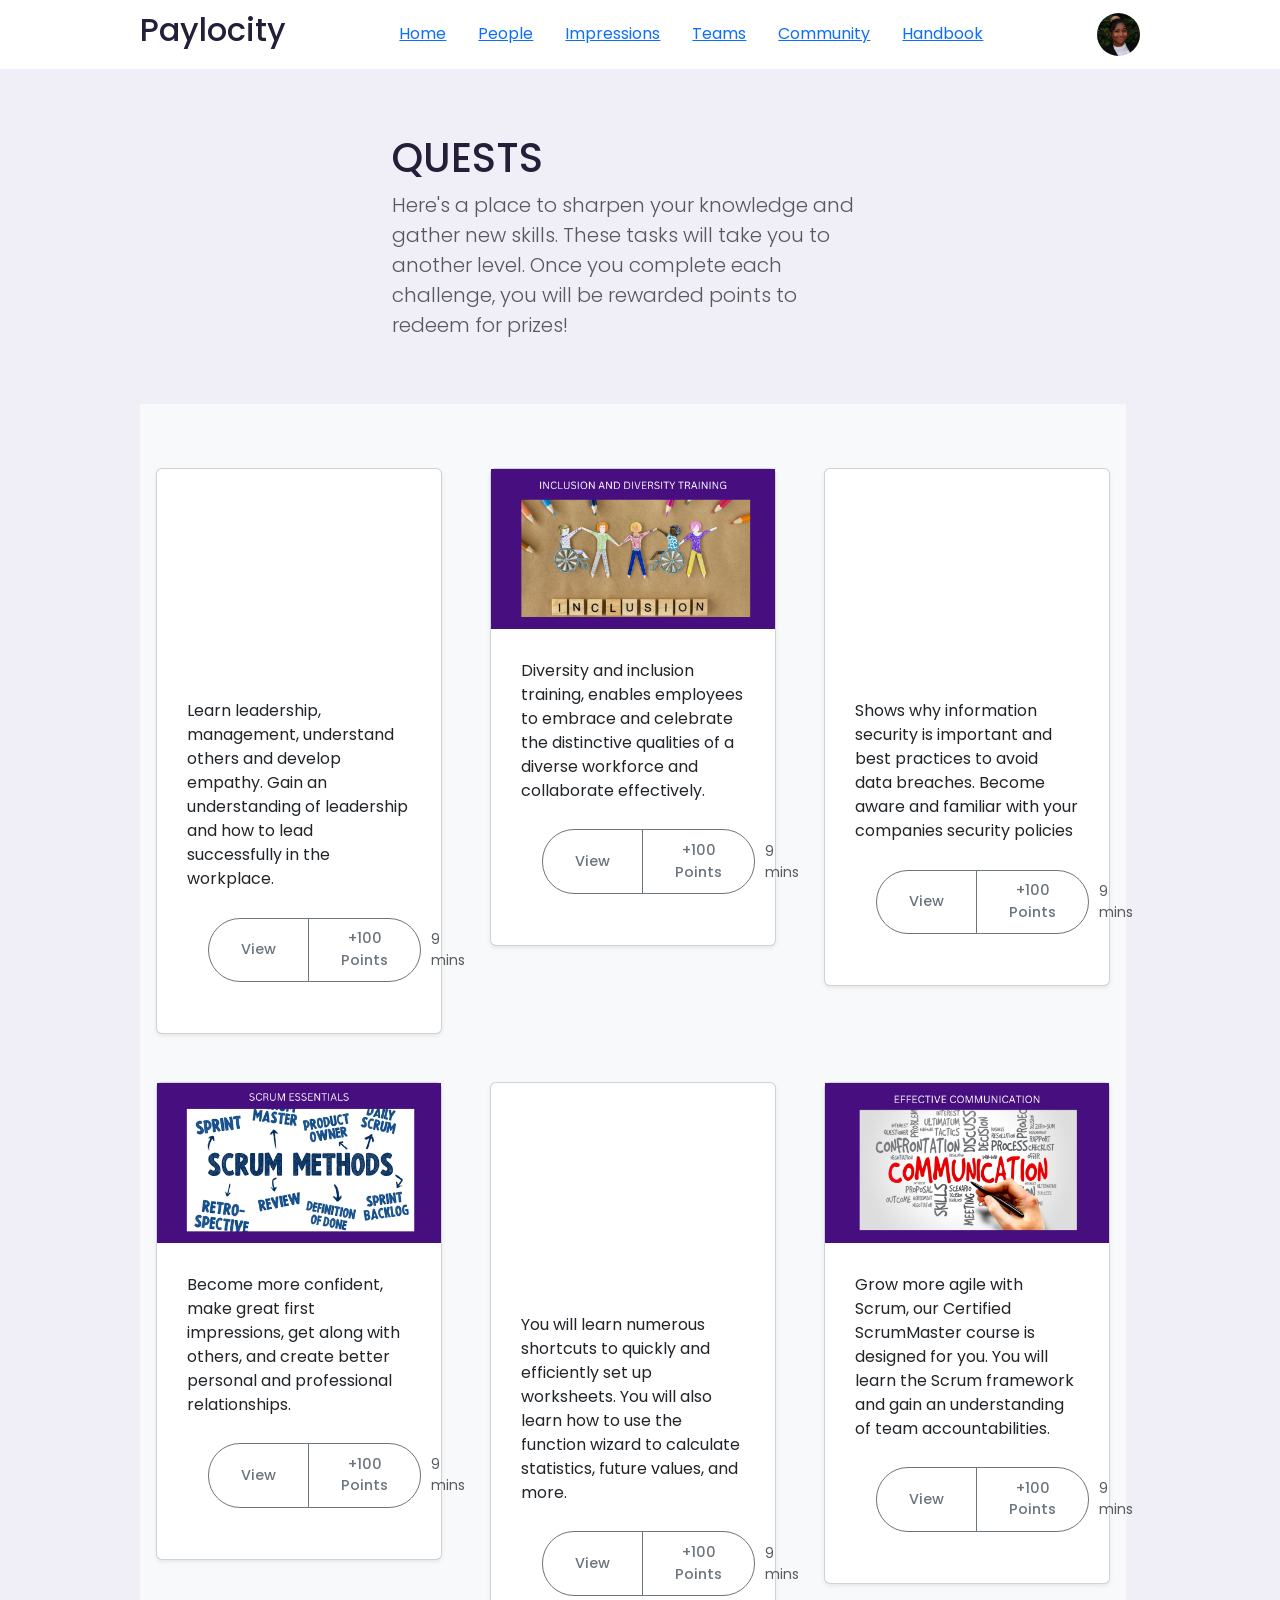
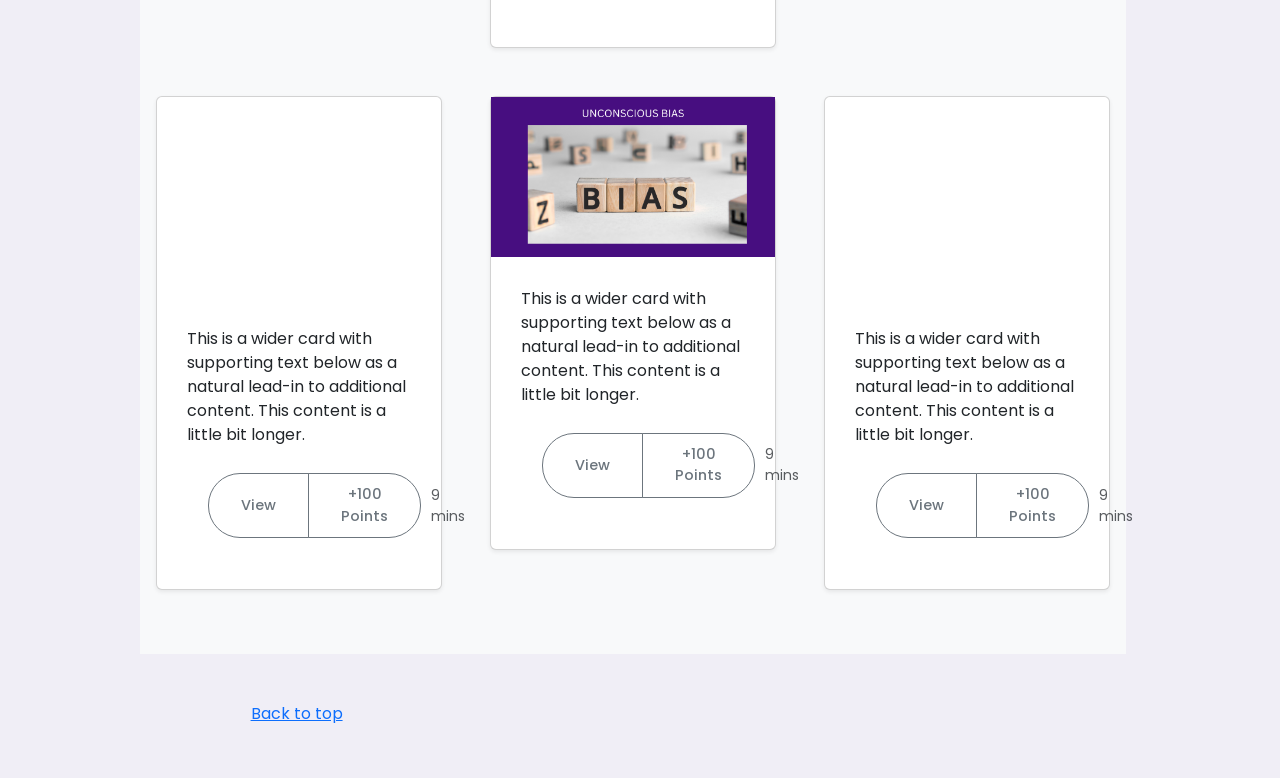
<file: paylocity2/quest.html>
<!DOCTYPE html>
<html lang="en">
   <!-- Bootstrap core CSS -->
  <link rel="stylesheet" href="https://stackpath.bootstrapcdn.com/bootstrap/5.0.0-alpha1/css/bootstrap.min.css" integrity="sha384-r4NyP46KrjDleawBgD5tp8Y7UzmLA05oM1iAEQ17CSuDqnUK2+k9luXQOfXJCJ4I" crossorigin="anonymous">
   <script src="https://stackpath.bootstrapcdn.com/bootstrap/5.0.0-alpha1/js/bootstrap.min.js" integrity="sha384-oesi62hOLfzrys4LxRF63OJCXdXDipiYWBnvTl9Y9/TRlw5xlKIEHpNyvvDShgf/" crossorigin="anonymous"></script>
   <script src="https://cdn.jsdelivr.net/npm/popper.js@1.16.0/dist/umd/popper.min.js" integrity="sha384-Q6E9RHvbIyZFJoft+2mJbHaEWldlvI9IOYy5n3zV9zzTtmI3UksdQRVvoxMfooAo" crossorigin="anonymous"></script>
   
  <link rel="canonical" href="https://v5.getbootstrap.com/docs/5.0/examples/album/">
  <link rel="stylesheet" type="text/css" href="style.css" />
  <link
    rel="stylesheet"
    href="https://unicons.iconscout.com/release/v4.0.0/css/line.css"
  />
  <head>
    
    <title>Document</title>
  </head>
  <body>
    <!------------------top nav bar------------------>
    <nav>
      <div class="container">
          <h2 class="logo">
              Paylocity
          </h2>
          <div class="navbtn">
              <a href="index.html">Home</a>
              <a href="index.html">People</a>
              <a href="index.html">Impressions</a>
              <a href="index.html">Teams</a>
              <a href="index.html">Community</a>
              <a href="index.html">Handbook</a>
            </div>
          
          <div class="create">
              <div class="profile-picture">
                  <img src="./images/headshot.jpg" alt="">
              </div>
          </div>
      </div>
  </nav>
  <main>
      <div class="container">
        
<div class="quest">

        <div class="row py-lg-5">
          <div class="col-lg-6 col-md-8 mx-auto">
            <h1 class="font-weight-light">QUESTS</h1>
            <p class="lead text-muted">Here's a place to sharpen your knowledge and gather new skills.  These tasks
            will take you to another level.  Once you complete each challenge, you will be rewarded points to redeem for prizes!</p>
          </div>
        </div>
  
      <div class="album py-5 bg-light">
        <div>
  
          <div class="row row-cols-1 row-cols-sm-2 row-cols-md-3 g-3">
            <div class="col">
              <div class="card shadow-sm">
               <!--- <img src="images/" alt="Girl in a jacket" width="100%" height="225">-->
                <iframe width="100%" height="200" src="https://www.youtube.com/embed/vlpKyLklDDY" title="YouTube video player" frameborder="0" allow="accelerometer; autoplay; clipboard-write; encrypted-media; gyroscope; picture-in-picture" allowfullscreen></iframe>
  
                <div class="card-body">
                  <p class="card-text">Learn leadership, management, understand others and develop empathy.  Gain an understanding of leadership and how to lead successfully in the workplace.</p>
                  <div class="d-flex justify-content-between align-items-center">
                  
                    <div class="btn-group">
                      <button type="button" class="btn btn-sm btn-outline-secondary">View</button>
                      <button type="button" class="btn btn-sm btn-outline-secondary">+100 Points</button>
                    </div>
                    <small class="text-muted">9 mins</small>
                  </div>
                </div>
              </div>
            </div>
            <div class="col">
              <div class="card shadow-sm">
                <!--<img src="images\in.png" alt="Girl in a jacket" width="100%" height="225">-->
                <img src="images/1.png">
  
                <div class="card-body">
                  <p class="card-text">Diversity and inclusion training, enables employees to embrace and celebrate the distinctive qualities of a diverse workforce and collaborate effectively. </p>
                  <div class="d-flex justify-content-between align-items-center">
                    <div class="btn-group">
                      <button type="button" class="btn btn-sm btn-outline-secondary">View</button>
                      <button type="button" class="btn btn-sm btn-outline-secondary">+100 Points</button>
                    </div>
                    <small class="text-muted">9 mins</small>
                  </div>
                </div>
              </div>
            </div>
            <div class="col">
              <div class="card shadow-sm">
               <!--- <img src="images\se.png" alt="Girl in a jacket" width="100%" height="225">-->
                <iframe width="100%" height="200" src="https://www.youtube.com/embed/M1_v5HBVHWo" title="YouTube video player" frameborder="0" allow="accelerometer; autoplay; clipboard-write; encrypted-media; gyroscope; picture-in-picture" allowfullscreen></iframe>
  
                <div class="card-body">
                  <p class="card-text">Shows why information security is important and best practices to avoid data breaches.  Become aware and familiar with your companies security policies</p>
                  <div class="d-flex justify-content-between align-items-center">
                    <div class="btn-group">
                      <button type="button" class="btn btn-sm btn-outline-secondary">View</button>
                      <button type="button" class="btn btn-sm btn-outline-secondary">+100 Points</button>
                    </div>
                    <small class="text-muted">9 mins</small>
                  </div>
                </div>
              </div>
            </div>
  
            <div class="col">
              <div class="card shadow-sm">
                <img src="images/4.png">
                
  
                <div class="card-body">
                  <p class="card-text">Become more confident, make great first impressions, get along with others, and create better personal and professional relationships.</p>
                  <div class="d-flex justify-content-between align-items-center">
                    <div class="btn-group">
                      <button type="button" class="btn btn-sm btn-outline-secondary">View</button>
                      <button type="button" class="btn btn-sm btn-outline-secondary">+100 Points</button>
                    </div>
                    <small class="text-muted">9 mins</small>
                  </div>
                </div>
              </div>
            </div>
            <div class="col">
              <div class="card shadow-sm">
                <iframe width="100%" height="200" src="https://www.youtube.com/embed/lF70OuNWdrM" title="YouTube video player" frameborder="0" allow="accelerometer; autoplay; clipboard-write; encrypted-media; gyroscope; picture-in-picture" allowfullscreen></iframe>
           
  
                <div class="card-body">
                  <p class="card-text">You will learn numerous shortcuts to quickly and efficiently set up worksheets. You will also learn how to use the function wizard to calculate statistics, future values, and more.</p>
                  <div class="d-flex justify-content-between align-items-center">
                    <div class="btn-group">
                      <button type="button" class="btn btn-sm btn-outline-secondary">View</button>
                      <button type="button" class="btn btn-sm btn-outline-secondary">+100 Points</button>
                    </div>
                    <small class="text-muted">9 mins</small>
                  </div>
                </div>
              </div>
            </div>
            <div class="col">
              <div class="card shadow-sm">
                <img src="images/6.png"> 
  
                <div class="card-body">
                  <p class="card-text">Grow more agile with Scrum, our Certified ScrumMaster course is designed for you. You will learn the Scrum framework and gain an understanding of team accountabilities.</p>
                  <div class="d-flex justify-content-between align-items-center">
                    <div class="btn-group">
                      <button type="button" class="btn btn-sm btn-outline-secondary">View</button>
                      <button type="button" class="btn btn-sm btn-outline-secondary">+100 Points</button>
                    </div>
                    <small class="text-muted">9 mins</small>
                  </div>
                </div>
              </div>
            </div>
  
            <div class="col">
              <div class="card shadow-sm">
                <iframe width="100%" height="200" src="https://www.youtube.com/embed/NBxivwUuzQM" title="YouTube video player" frameborder="0" allow="accelerometer; autoplay; clipboard-write; encrypted-media; gyroscope; picture-in-picture" allowfullscreen></iframe>
  
                <div class="card-body">
                  <p class="card-text">This is a wider card with supporting text below as a natural lead-in to additional
                    content. This content is a little bit longer.</p>
                  <div class="d-flex justify-content-between align-items-center">
                    <div class="btn-group">
                      <button type="button" class="btn btn-sm btn-outline-secondary">View</button>
                      <button type="button" class="btn btn-sm btn-outline-secondary">+100 Points</button>
                    </div>
                    <small class="text-muted">9 mins</small>
                  </div>
                </div>
              </div>
            </div>
            <div class="col">
              <div class="card shadow-sm">
                <img src="images/8.png">
  
                <div class="card-body">
                  <p class="card-text">This is a wider card with supporting text below as a natural lead-in to additional
                    content. This content is a little bit longer.</p>
                  <div class="d-flex justify-content-between align-items-center">
                    <div class="btn-group">
                      <button type="button" class="btn btn-sm btn-outline-secondary">View</button>
                      <button type="button" class="btn btn-sm btn-outline-secondary">+100 Points</button>
                    </div>
                    <small class="text-muted">9 mins</small>
                  </div>
                </div>
              </div>
            </div>
            <div class="col">
              <div class="card shadow-sm">
                <iframe width="100%" height="200" src="https://www.youtube.com/embed/Xc7wF9qgIrw" title="YouTube video player" frameborder="0" allow="accelerometer; autoplay; clipboard-write; encrypted-media; gyroscope; picture-in-picture" allowfullscreen></iframe>
  
                <div class="card-body">
                  <p class="card-text">This is a wider card with supporting text below as a natural lead-in to additional
                    content. This content is a little bit longer.</p>
                  <div class="d-flex justify-content-between align-items-center">
                    <div class="btn-group">
                      <button type="button" class="btn btn-sm btn-outline-secondary">View</button>
                      <button type="button" class="btn btn-sm btn-outline-secondary">+100 Points</button>
                    </div>
                    <small class="text-muted">9 mins</small>
                  </div>
                </div>
              </div>
            </div>
          </div>
        </div>
      </div>

  
    <footer class="text-muted py-5">
      <div class="container">
        <p class="float-right mb-1">
          <a href="#">Back to top</a>
        </p>
      </div>
    </footer>
  


        </div>
    </main>
    <div class="customize-theme hide">
      <div class="card">
          <h2>Customize your view</h2>
          <p class="text-muted">Manage your font size, color, and background</p>


          <div class="font-size">
              <h4>Font Size</h4>
              <br>
              <div>
                  <h6>Aa</h6>
                  <div class="choose-size">
                      <span class="font-size-1"></span>
                      <span class="font-size-2 active"></span>
                      <span class="font-size-3"></span>
                      <span class="font-size-4"></span>
                      <span class="font-size-5"></span>
                  </div>
                  <h3>Aa</h3>
              </div>
          </div>

          <div class="color">
              <h4>Color</h4>
              <br>
              <div class="choose-color">
                  <span class="color-1 active"></span>
                  <span class="color-2"></span>
                  <span class="color-3"></span>
                  <span class="color-4"></span>
                  <span class="color-5"></span>
              </div>
          </div>


          <div class="background">
              <h4>Background</h4>
              <br>
              <div class="choose-bg">
                  <div class="bg-1 active">
                      <span></span>
                      <h5 for="bg-1">Light</h5>
                  </div>
                  <div class="bg-2">
                      <span></span>
                      <h5>Dim</h5>
                  </div>
                  <div class="bg-3">
                      <span></span>
                      <h5 for="bg-3">Lights Out</h5>  
                  </div>
                  <div class="bg-4">
                      <span></span>
                      <h5 for="bg-4">close</h5>
                  </div>
              </div>
          </div>
      </div>
  </div>

  <script src="./index.js"></script>
  </body>
</html>
</file>
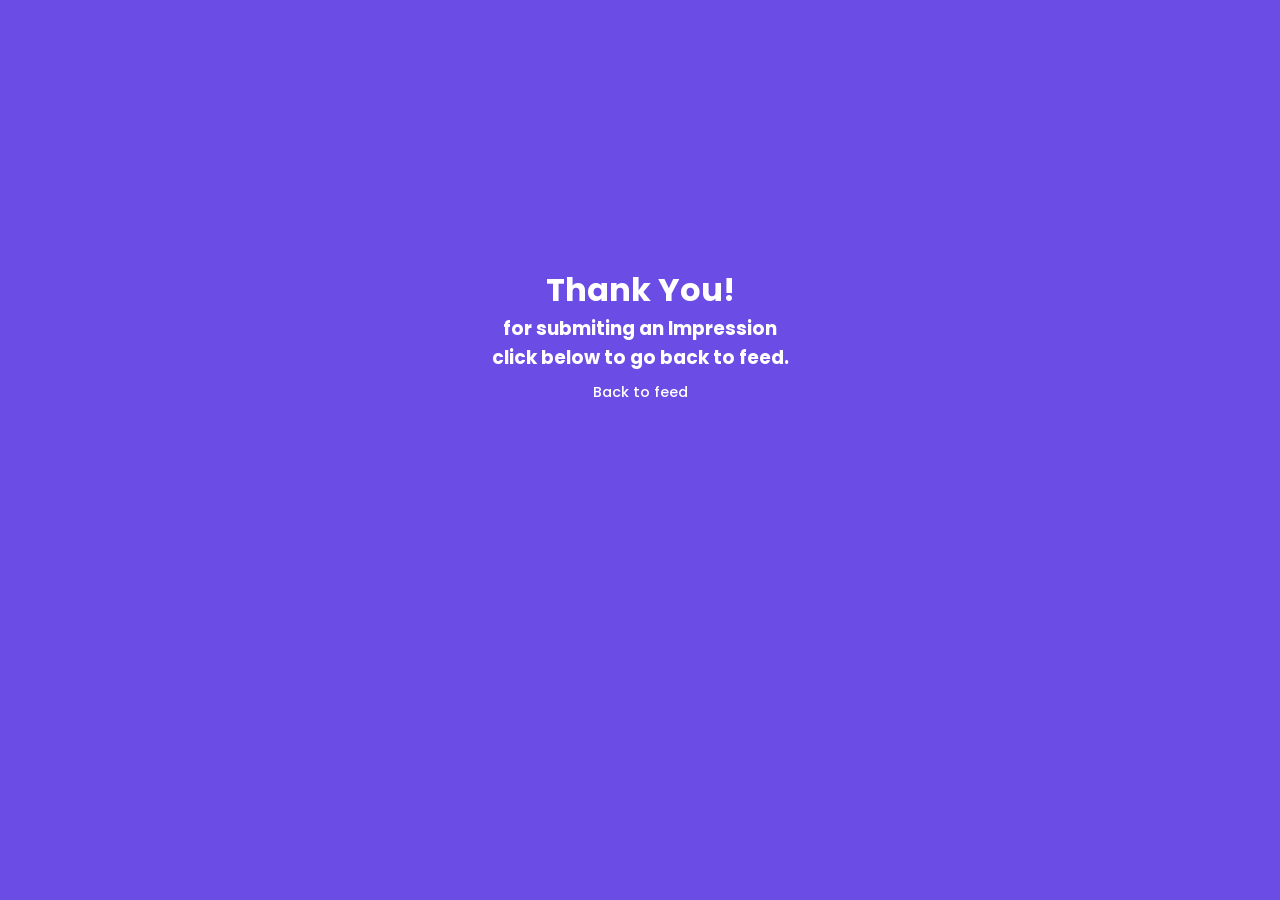
<file: paylocity2/thankyou.html>
<!DOCTYPE html>
<html lang="en">
    <link rel="stylesheet" type="text/css" href="style.css" />
<head>
    <meta charset="UTF-8">
    <meta http-equiv="X-UA-Compatible" content="IE=edge">
    <meta name="viewport" content="width=device-width, initial-scale=1.0">
    <title>Document</title>
</head>
<body class="tyb">
    <div class="thankyou">
        <h1>Thank You!</h1>
        <h3>for submiting an Impression
            <br>
            click below to go back to feed.
        </h3>
        <a href="index.html" class="btn btn-primary">Back to feed</a>
    </div>
</body>
</html>
</file>
<file: paylocity2/ava.css>
body {
    font-family: arial, helvetica;
    font-size:16px;
    margin:0;
    background-color:orangered;
}
svg {
    position:absolute;
    top:0;
    left:0;
    width:360px;
    height:360px;
}
#avatar {
    position:relative;
    margin:auto;
    width:360px;
    height:460px;
}
#footer {
    position:absolute;
    top:360px;
    left:0;
    width:361px;
    height:99px;
    border-top:1px solid #707070;
}
#menu {
    position:absolute;
    bottom:0;
    left:0;
    width:60px;
    height:99px;
    background-color:#ffffff;
    border-right:1px solid #707070;
    z-index:200;
    overflow:hidden;
}
#menu_lines div {
    position:absolute;
    left:10px;
    width:40px;
    height:7px;
    background-color:#707070;
    -webkit-transition: all 0.35s cubic-bezier(0.75, 0.25, 0.10, 0.95);
    transition: all 0.35s cubic-bezier(0.75, 0.25, 0.10, 0.95);
}
#menu.active #menu1 {
    top: 22px;
    -webkit-transform: rotate(45deg);
    -moz-transform: rotate(45deg);
    -o-transform: rotate(45deg);
    -ms-transform: rotate(45deg);
    transform: rotate(45deg);
    -webkit-transition: all 0.5s cubic-bezier(0.75, 0.25, 0.10, 0.95);
    transition: all 0.5s cubic-bezier(0.75, 0.25, 0.10, 0.95);
}
#menu.active #menu2 {
    opacity: 0;
    -webkit-transition: opacity 0.5s cubic-bezier(0.75, 0.25, 0.10, 0.95);
    transition: opacity 0.5s cubic-bezier(0.75, 0.25, 0.10, 0.95);
}
#menu.active #menu3 {
    top: 22px;
    -webkit-transform: rotate(-45deg);
    -moz-transform: rotate(-45deg);
    -o-transform: rotate(-45deg);
    -ms-transform: rotate(-45deg);
    transform: rotate(-45deg);
    -webkit-transition: all 0.5s cubic-bezier(0.75, 0.25, 0.10, 0.95);
    transition: all 0.5s cubic-bezier(0.75, 0.25, 0.10, 0.95);
}
#options {
    position:absolute;
    top:0;
    left:61px;
    width:299px;
    height:99px;
}
#options_title {
    font-size:17px;
    font-weight:bold;
    text-align:center;
    padding-top:8px;
}
#options_div {
    display: flex;
    flex-wrap: nowrap;
    overflow-x: auto;
    -webkit-overflow-scrolling: touch;
    position:absolute;
    top:34px;
    left:0;
    width:299px;
    height:65px;
    overflow-y:hidden;
}
.skins,.eyes,.eyebrows,.mouths,.hairstyles,.haircolors,.facialhairs,.clothes,.fabriccolors,.backgroundcolors,.glasses,.glassopacity,.tattoos,.accesories {
    flex: 0 0 auto;
    top:0;
    width:53px;
    height:53px;
    margin:5px;
    border:1px solid #707070;
    cursor:pointer;
    border-radius:10px;
    background-color:#ffdbb4;
}
.eyes,.eyebrows,.mouths,.hairstyles,.facialhairs,.clothes,.glasses,.tattoos,.accesories {
    background-image:url(https://i.imgur.com/q0DdlUI.png);
}
.glassopacity {
    text-align:center;
    font-size:21px;
    font-weight:bold;
    height:43px;
    padding-top:10px;
    color:#707070;
}
#menu_list {
    position:absolute;
    bottom:10px;
    left:70px;
    width:250px;
    height:auto;
    text-align:center;
}
.btn {
    padding:8px;
    font-weight:bold;
    margin-bottom:7px;
}
#menu_list div {
    width:100%;
    cursor:pointer;
    padding:7px 0 7px 0;
    font-size:19px;
    font-weight:bold;
    color:#707070;
}
@import url('https://fonts.googleapis.com/css2?family=Poppins:wght@300;400;500;600&display=swap');

:root{
--color-white: hsl(252, 30%, 100%);
--color-light:hsl(252, 30%, 95%);
--color-gray: hsl(252, 15%, 65%);
--color-primary: hsl(252, 75%, 60%);
--color-secondary: hsl(252, 100%, 90%);
--color-success: hsl(120, 95%, 65%);
--color-danger: hsl(0, 95%, 65%);
--color-dark: hsl(252, 30%, 17%);
--color-black: hsl(252, 30%, 10%);

--border-radious: 2rem;
--card-border-radious: 1rem;
--btn-padding: 0.6rem 2rem;
--search-padding: 0.6rem 1rem;
--card-padding: 1rem;

--sticky-top-left:5.4rem;
--sticky-top-right:-18rem

}
/*start with no preset styles  */
*,
*::before,
*::after{
margin: 0;
padding: 0;
outline: 0;
box-sizing: border-box;
text-decoration: none;
list-style: none;
border: none;
}

  body{
    font-family: 'Poppins', sans-serif;
    color: var(--color-dark);
    background: var(--color-light);
    overflow-x: hidden;
  }

  /*general styles*/
  
  .container{
    width: 80%;
    margin: 0 auto;
  }

  .pfp{
    width: 2.7rem;
    aspect-ratio: 1/1;
    border-radius: 50%;
    overflow: hidden;
  }

  img{
    display: block;
    width: 100%;
    
  }

  .btn{
    display: inline-block;
    padding: var(--btn-padding);
    font-weight: 500;
    border-radius: var(--border-radious);
    cursor: pointer;
    transition: all 300ms ease;
    font-size: 0.9rem;
  }

  .btn:hover{
    opacity: 0.8;
  }

  /*might not need, check back later*/
  .btn-primary {
    background: var(--color-primary);
    color: white;
  }

  .text-bold{
    font-weight: 500;
  }

  .text-muted{
    color: var(--color-gray);
  }

  /*=========navbar ==========*/
nav{
  width: 100%;
  background: var(--color-white);
  padding: 0.7rem 0 ;
  position: fixed;
  top: 0;
  z-index: 10;
}

nav .container{
display: flex;
align-items: center;
justify-content: space-between;
}

.navbtn{
  display: flex;
  align-items: center;
  gap: 2rem;
}

/*===========main============*/
main{
  position: relative;
  top: 5.4rem;
}

main .container{
  display: grid;
  grid-template-columns: 18vw auto 20vw;
  column-gap: 2rem;
  position: relative;
}

/*=============left============*/

main .container .left{
  height: max-content;
  position: sticky;
  top: var(--sticky-top-left);
}

main .container .left .profile{
  padding: var(--card-padding);
  background: var(--color-white);
  border-radius: var(--card-border-radious);
  display: flex;
  align-items: center;
  column-gap: 1rem;
  width: 100%;
}

/*=============sidebar============*/  

.left .sidebar{
  margin-top: 1rem;
  background: var(--color-white);
  border-radius: var(--card-border-radious);
}

.left .sidebar .menu-item{
  display: flex;
  align-items: center;
  height: 4rem;
  cursor: pointer;
  translate:all 300ms ease;
  position: relative;
}

.left .sidebar .menu-item:hover{
background: var(--color-light);
}

.left .sidebar i{
  font-size: 1.4rem;
  color: var(--color-gray);
  margin-left: 2rem;
  position: relative;
}

.left .sidebar i .notification-count {
  background: var(--color-danger);
  color: white;
  font-size: 0.7rem;
  width: fit-content;
  border-radius: 0.8rem;
  padding: 0.1rem 0.4rem;
  position: absolute;
  top: -0.2rem;
  right: -0.3rem;
}

.left .sidebar h3{
  margin-left: 1.5rem;
  font-size: 1rem;
}

.left .sidebar .active{
  background: var(--color-light);
}

.left .sidebar .active i,
.left .sidebar .active h3{
  color: var(--color-primary);
}

.left .sidebar .active::before {
  content:"" ;
  display: block;
  width: 0.5rem;
  height: 100%;
  position: absolute;
  background: var(--color-primary);
}

.left .sidebar .menu-item:first-child.active{
  border-top-left-radius: var(--card-border-radious);
  overflow: hidden;
}

.left .sidebar .menu-item:last-child.active{
  border-bottom-left-radius: var(--card-border-radious);
  overflow: hidden;
}

.left .btn{
  margin-top: 1rem;
  width: 100%;
  text-align: center;
  padding: 1rem 0;
}

/*================Notification popup==============*/

.left .notification-popup{
  position: absolute;
  top: 0;
  left: 110%;
  width: 30rem;
  background: var(--color-white);
  border-radius: var(--card-border-radious);
  padding: var(--card-padding);
  box-shadow: 0 0 2rem hsl(var(--color-primary), 75%, 60% 25%);
  z-index: 8;
  display: none;
}

.left .notification-popup::before{
  content: "";
  width: 1.2rem;
  height: 1.2rem;
  display: block;
  background: var(--color-white);
  position: absolute;
  left: -0.6rem;
  transform: rotate(45deg);
}

.left.notification-popup > div{
  display: flex;
  align-items:start;
  gap: 1rem;
  margin-bottom: 1rem;
}

.left .notification-popup small{
  display: block;
}

/*=============== middle=============*/

.middle .create-post{
  width: 100%;
  display: flex;
  align-items: center;
  justify-content: space-between;
  margin-top: 1rem;
  background: var(--color-white);
  padding: 0.4rem var(--card-padding);
  border-radius: var(--border-radious);
}

.middle .create-post input[type="text"] {
  justify-self: start;
  width: 100%;
  padding-left: 1rem;
  background: transparent;
  color: var(--color-dark);
  margin-right: 1rem;
}

/*===========================logo====================*/
.logo{
  background: linear-gradient(to right, #ff7c4d 1%, #b71757 114%);
  color: white;
  text-align: center;
  padding-top: .3%;
  padding-bottom: .5%;
  font-size: 30px;

}

.topnav {
  background: linear-gradient(to right, #ff7c4d 1%, #b71757 114%);
  overflow: hidden;
  padding: 1%;
  margin-bottom: 6%;
}
#topnav{
  text-align: center;
}
.topnav a {
  float: inline-end;
  color: #f2f2f2;
  text-align: center;
  padding: 14px 16px;
  padding-left: 5%;
  padding-right: 5%;
  text-decoration: none;
  font-size: 20px;
}

.topnav a:hover {
  background-color:white ;
  color:#ff7c4d;
}
/*=========leaderboard=====*/
@import url('https://fonts.googleapis.com/css2?family=Josefin+Sans&display=swap');

*{
  line-height: 1.5;
  transition: all .3s ease-in-out;

}

.card{
  
    min-height: 475px;
    margin: 1rem;
    border-radius: 15px;
    background: linear-gradient(to right, #ff7c4d 18%, #b71757 80%);
    height: auto;
}



.card .header{
  text-align: center;
  display: flex;
  justify-content: space-between;
  align-items: center;
  padding: 1rem;
  color: #ddd;
  font-size: 45px;
}

.card .header .title{
  font-weight: 300;
}

.one .sort{
  display: flex;
  justify-content: center;
  align-items: center;
  color: #fff;
  font-size: 20px;
}

.one .sort .day{
  padding: 0.4rem 1.2rem;
  margin: 0 0.1rem;
  cursor: pointer;
}

.one .sort .day.active,
.one .sort .day:active{
  background: rgba(210, 255, 213, 0.3);
  border-radius: 25px;
  height: 75px;
}

::selection{
  background: rgba(210, 255, 213, 0.3);
}
.photo{
  width: 75px;
  background: #fff;
  border-radius: 50%;
  margin: 1rem 0;
}



.main{
  width: 85px;
}

.profile{
 
  font-size:x-large;
  justify-content: center;
  align-items: center;
  
}
 


.profile .person{
  text-align: left;
  align-content: space-between;
  display: flex;
    margin: 1rem 0;
    justify-content: center;
    align-items: center;
    padding: 25px;
    flex-direction:row;
}

.profile .person.first{
  z-index: 10;
  transform: translateY(-10%);
}

.num{
  color: white;
}

.fa-caret-up{
  color: cyan;
  font-size: 21px;
}

.link{
  margin: 0.2rem 0;
  color: #fff;
  margin-top: -0.3rem;
  font-size: 13px;
}

.points{
  color: cyan;
  font-size: 17px;
}

.second{
  margin-right: -0.7rem !important;
}

.third{
  margin-right: -0.7rem !important;
}

.p_img{
  width: 50px;
  background: #fff;
  border-radius: 50%;
}

.flex{
  display: flex;
  align-items: center;
}

.others{
  display: flex;
  width: 100%;
  margin-top: 1rem;
  align-items: center;
  justify-content: center;
}

.info{
  direction: flex;
  justify-content: space-between;
  align-items: center;
  border-radius: 30px;
  background: rgba(210, 255, 213, 0.3);
position:relative;
}

.info .points{
  margin-left: 0.2rem;
  margin-right: 1.2rem;
}

.info .link{
  margin: 0 1rem;
}

.rank{
  align-items: center;
  margin: 0 1rem;
  flex-direction: column-reverse;
}

.rank i{
  margin-top: -5px !important;
}

.rank .num{
  margin: 0 !important; 
}
 .third:hover{
  background-color: #b71757;
}
.second:hover{
  background-color: #b71757;
}
/*======================================filter======================================*/
.btn-custom {
  text-align: right;
  position:absolute;
  font-weight: 500;
  padding: 12px 42px 12px 12px;
  line-height: 1.3;
  background: linear-gradient(to right, #ff7c4d 18%, #b71757 80%);
}

.btn-custom .filter {
  position:absolute;
  height:42px;
  width:42px;
  top:50%;
  right:0;
  transform:translateY(-50%);
  cursor:pointer;
}

@media (max-width: 1200px) {
  .btn-custom {
    height: 42px;
    width: 42px;
    padding: 10px 0;
  }
  .btn-custom .filter {top:65%;}
  
  .btn .filter-text {
    display: block;
    position: absolute;
    left: 50%;
    top: 2px;
    -webkit-transform: translateX(-50%);
    -ms-transform: translateX(-50%);
    transform: translateX(-50%);
    text-transform: uppercase;
    font-size: .58rem;
    font-weight: 600;
    letter-spacing: .03rem;
  }

}

.btn-custom .filter span, .btn-custom .filter span:before, .btn-custom .filter span:after {
  transition:all .3s ease-in-out;
  background: #fff;
  position: absolute;
} 
.btn-custom .filter span:before, .btn-custom .filter span:after {
  content: '';
  display: block;
  width: 20px;
  height: 2px;
  left: -3px;
}
.btn-custom .filter span {
  height: 10px;
  width: 4px;
  top: 10px;
  left: 14px;
  box-shadow: 8px 11px 0 #fff;  
}
.btn-custom .filter span:before {
    top: 4px;
}
.btn-custom .filter span:after {
    top: 15px;
}
.arr{
  background: blacK
  border-radius: 50%;
  margin:15px;
  transition:0.4s ease;
}
.arr:hover{

box-shadow: inset;

}
 .arr div {
  position: absolute;
  height: 40px ;
  width: 40px;
  border-top: 8px solid #f2f2f2;
  transition:rotate(45deg);
  left: 27.5;
  TOP
 }
</file>
<file: paylocity2/style.css>
@import url('https://fonts.googleapis.com/css2?family=Poppins:wght@300;400;500;600&display=swap');

 /*=========navbar ==========*/
 nav{
  width: 100%;
  background: var(--color-white);
  padding: 0.7rem 0 ;
  position: fixed;
  top: 0;
  z-index: 10;
}

nav .container{
display: flex;
align-items: center;
justify-content: space-between;
}

.navbtn{
  display: flex;
  align-items: center;
  gap: 2rem;
  
}

@import url('https://fonts.googleapis.com/css2?family=Poppins:wght@300;400;500;600&display=swap');
:root {
    --primary-color-hue: 252;
    --dark-color-lightness: 17%;
    --light-color-lightness: 95%;
    --white-color-lightness: 100%;
    --color-dark: hsl(252, 30%, var(--dark-color-lightness));
    --color-light: hsl(252, 30%, var(--light-color-lightness));
    --color-white: hsl(252, 30%, var(--white-color-lightness));
    --color-gray: hsl(252, 15%, 65%);
    --color-primary: hsl(var(--primary-color-hue), 75%, 60%);
    --color-secondary: hsl(252, 100%, 90%);
    --color-success: hsl(120, 95%, 65%);
    --color-danger: hsl(0, 95%, 65%);
    --color-black: hsl(252, 30%, 10%);
    --border-radius: 2rem;
    --card-border-radius: 1rem;
    --btn-padding: 0.6rem 2rem;
    --search-padding: 0.5rem 2rem;
    --card-padding: 1rem;
    --sticky-top-left: 5.4rem;
    --sticky-top-right: -18rem;
}

*,
*::before,
*::after {
    margin: 0;
    padding: 0;
    outline: 0;
    box-sizing: border-box;
    text-decoration: none;
    list-style: none;
    border: none;
}

body {
    font-family: 'Poppins', sans-serif;
    color: var(--color-dark);
    background: var(--color-light);
    /* overflow: hidden; */
}


/* General Styles */

.container {
    width: 80%;
    margin: 0 auto;
}

.profile-picture {
    width: 2.7rem;
    aspect-ratio: 1/1;
    border-radius: 50%;
    overflow: hidden;
}

img {
    display: block;
    width: 100%;
}

.btn {
    display: inline-block;
    padding: var(--btn-padding);
    font-weight: 500;
    border-radius: var(--border-radius);
    cursor: pointer;
    transition: all 300ms ease;
    font-size: 0.9rem;
}

.btn:hover {
    opacity: 0.8;
}

.btn-primary {
    background: var(--color-primary);
    color: var(--color-white);
}

.text-bold {
    font-weight: 500;
}

.text-muted {
    color: var(--color-gray);
}


/*=================NAVBAR=================*/

nav {
    background: var(--color-white);
    width: 100%;
    padding: 0.7rem 0;
    position: fixed;
    top: 0;
    z-index: 10;
}

nav .container {
    display: flex;
    justify-content: space-between;
    align-items: center;
}

.bsearch-bar {
    background: var(--color-light);
    border-radius: var(--border-radius);
    padding: var(--search-padding);
}

.bsearch-bar input[type="serach"] {
    background: transparent;
    width: 30vw;
    margin-left: 1rem;
    font-size: 0.9rem;
    color: var(--color-dark);
}

.search-bar {
    background: var(--color-light);
    border-radius: var(--border-radius);
    padding: var(--search-padding);
}

.search-bar input[type="serach"] {
    background: transparent;
    width: 30vw;
    margin-left: 1rem;
    font-size: 0.9rem;
    color: var(--color-dark);
}

nav .search-bar input[type="serach"]::placeholder {
    color: var(--color-gray);
}

nav .create {
    display: flex;
    align-items: center;
    gap: 2rem;
}

main {
    position: relative;
    top: 5.4rem;
}

main .container {
    display: grid;
    grid-template-columns: 18vw auto 20vw;
    column-gap: 2rem;
    position: relative;
}

main .container .left-body {
    height: max-content;
    position: sticky;
    top: var(--sticky-top-left);
}

main .container .left-body .profile {
    padding: var(--card-padding);
    background: var(--color-white);
    border-radius: var(--card-border-radius);
    display: flex;
    align-items: center;
    column-gap: 1rem;
    width: 100%;
}

.left-body .sidebar {
    margin-top: 1rem;
    background: var(--color-white);
    border-radius: var(--card-border-radius);
}

.left-body .sidebar .menu-item {
    display: flex;
    align-items: center;
    height: 4rem;
    cursor: pointer;
    translate: all 300ms ease;
    position: relative;
}

.left-body .sidebar .menu-item:hover {
    background: var(--color-light);
}

.left-body .sidebar i {
    font-size: 1.4rem;
    color: var(--color-gray);
    margin-left: 2rem;
    position: relative;
}

.left-body .sidebar i .notification-count {
    background: var(--color-danger);
    color: white;
    font-size: 0.7rem;
    width: fit-content;
    border-radius: 0.8rem;
    padding: 0.1rem 0.4rem;
    position: absolute;
    top: -0.2rem;
    right: -0.3rem;
}

.left-body .sidebar .h3 {
    margin-left: 1.5rem;
    font-size: 1rem;
}

.left-body .sidebar .active {
    background: var(--color-light);
}

.left-body .sidebar .active i,
.left-body .sidebar .active .h3 {
    color: var(--color-primary);
}

.left-body .sidebar .active::before {
    content: "";
    display: block;
    width: 0.5rem;
    height: 100%;
    position: absolute;
    background: var(--color-primary);
}

.left-body .sidebar .menu-item:first-child.active {
    border-top-left-radius: var(--card-border-radius);
    overflow: hidden;
}

.left-body .sidebar .menu-item:last-child.active {
    border-bottom-left-radius: var(--card-border-radius);
    overflow: hidden;
}

.left-body .btn {
    margin-top: 1rem;
    width: 100%;
    text-align: center;
    padding: 1rem 0;
}

.left-body .notification-popup {
    position: absolute;
    top: 0;
    left: 110%;
    width: 30rem;
    background: var(--color-white);
    border-radius: var(--card-border-radius);
    padding: var(--card-padding);
    box-shadow: 0 0 2rem hsl(var(--color-primary), 75%, 60%, 25%);
    z-index: 8;
    display: none;
}

.left-body .notification-popup::before {
    content: "";
    width: 1.2rem;
    height: 1.2rem;
    display: block;
    background: white;
    position: absolute;
    left: -0.6rem;
    transform: rotate(45deg);
}

.left-body .notification-popup>div {
    display: flex;
    align-items: start;
    gap: 1rem;
    margin-bottom: 1rem;
}

.left-body .notification-popup small {
    display: block;
}



.middle-body .feeds .feed {
    background: var(--color-white);
    border-radius: var(--card-border-radius);
    padding: var(--card-padding);
    margin: 1rem 0;
    font-size: 0.85rem;
    line-height: 1.5;
}

.middle-body .feed .head {
    display: flex;
    justify-content: space-between;
}

.middle-body .feed .user {
    display: flex;
    gap: 1rem;
}

.middle-body .feed .feedimage {
    border-radius: var(--card-border-radius);
    overflow: hidden;
    margin: 0.7rem 0;
}

.middle-body .feed .action-buttons {
    display: flex;
    justify-content: space-between;
    align-items: center;
    font-size: 1.4rem;
    margin: 0.6rem;
}

.middle-body .liked-by {
    display: flex;
}

.middle-body .liked-by span {
    width: 1.4rem;
    height: 1.4rem;
    display: block;
    border-radius: 50%;
    overflow: hidden;
    border: 2px solid var(--color-white);
    margin-left: -0.6rem;
}

.middle-body .liked-by span:first-child {
    margin: 0;
}

.middle-body .liked-by p {
    margin-left: 0.5rem;
}

main .container .right-body {
    height: max-content;
    position: sticky;
    top: var(--sticky-top-right);
    bottom: 0;
}

.right-body .messages {

    border-radius: var(--card-border-radius);
    padding: var(--card-padding);
    background: var(--color-white);
}

.right-body .messages .heading {
    display: flex;
    align-items: center;
    justify-content: space-between;
    margin-bottom: 1rem;
}

.right-body .messages i {
    font-size: 1.4rem;
}

.right-body .messages .search-bar {
    display: flex;
    margin-bottom: 1rem;
}

.right-body .messages input{
    background: transparent;
}

.right-body .messages .category {
    display: flex;
    justify-content: space-between;
    margin-bottom: 1rem;
}

.right-body .messages .category h6 {
    width: 100%;
    text-align: center;
    border-bottom: 4px solid var(--color-light);
    padding-bottom: 0.5rem;
    font-size: 0.85rem;
}

.right-body .messages .category .active {
    border-color: var(--color-dark);
}

.right-body .messages .category .message-requests {
    color: var(--color-primary);
}

.right-body .messages .message {
    display: flex;
    gap: 1rem;
    margin-bottom: 1rem;
    align-items: start;
}

.right-body .messages .profile-picture {
    position: relative;
    overflow: visible;
}

.right-body .profile-picture img {
    border-radius: 50%;
}

.right-body .messages .message:last-child {
    margin-bottom: 0;
}

.right-body .messages .message p {
    font-size: 0.8rem;
}

.right-body .messages .message .profile-picture .active {
    width: 0.8rem;
    height: 0.8rem;
    border-radius: 50%;
    border: 3px solid var(--color-white);
    background: var(--color-success);
    position: absolute;
    bottom: 0;
    right: 0;
}

.right-body .friend-requests {
    margin-top: 1rem;
}

.right-body .friend-requests {
    color: var(--color-gray);
    margin: 1rem 0;
}

.right-body .request {
    background: var(--color-white);
    padding: var(--card-padding);
    border-radius: var(--card-border-radius);
    margin-bottom: 0.7rem;
}

.right-body .request .info {
    display: flex;
    gap: 1rem;
    margin-bottom: 1rem;
}

.right-body .request .action {
    display: flex;
    gap: 1rem;
}

.customize-theme {
    background: rgba(255, 255, 255, 0.5);
    width: 100vw;
    height: 100vh;
    position: fixed;
    top: 10%;
    left: 25%;
    z-index: 100;
    text-align: center;
    display: flex;
    /*place-items: center;*/
    font-size: 0.9rem;
    
}

.hide {
display: none;
}
.show{
  display: block;
}

.customize-theme .card {
    background: var(--color-white);
    padding: 3rem;
    border-radius: var(--card-border-radius);
    width: 50%;
    box-shadow: 0 0 0 1rem var(--color-primary);
}

.customize-theme .font-size {
    margin-top: 5rem;
}

.customize-theme .font-size>div {
    display: flex;
    justify-content: space-between;
    align-items: center;
    background: var(--color-light);
    padding: var(--search-padding);
    border-radius: var(--card-border-radius);
}

.customize-theme .choose-size {
    background: var(--color-secondary);
    height: 0.3rem;
    width: 100%;
    margin: 0 1rem;
    display: flex;
    justify-content: space-between;
    align-items: center;
}

.customize-theme .choose-size span {
    width: 1rem;
    height: 1rem;
    background: var(--color-secondary);
    border-radius: 50%;
    cursor: pointer;
}

.customize-theme .choose-size span.active {
    background: var(--color-primary);
}

.customize-theme .color {
    margin-top: 2rem;
}

.customize-theme .choose-color {
    background: var(--color-light);
    padding: var(--search-padding);
    border-radius: var(--card-border-radius);
    display: flex;
    align-items: center;
    justify-content: space-between;
}

.customize-theme .choose-color span {
    width: 2.2rem;
    height: 2.2rem;
    border-radius: 50%;
}

.customize-theme .choose-color span:nth-child(1) {
    background: hsl(252, 75%, 60%);
}

.customize-theme .choose-color span:nth-child(2) {
    background: hsl(52, 75%, 60%);
}

.customize-theme .choose-color span:nth-child(3) {
    background: hsl(352, 75%, 60%);
}

.customize-theme .choose-color span:nth-child(4) {
    background: hsl(152, 75%, 60%);
}

.customize-theme .choose-color span:nth-child(5) {
    background: hsl(202, 75%, 60%);
}

.customize-theme .choose-color span.active {
    border: 5px solid var(--color-white);
}

.customize-theme .background {
    margin-top: 2rem;
}

.customize-theme .choose-bg {
    display: flex;
    align-items: center;
    justify-content: space-between;
    gap: 1.5rem;
}

.customize-theme .choose-bg>div {
    padding: var(--card-padding);
    width: 100%;
    display: flex;
    align-items: center;
    font-size: 1rem;
    font-weight: bold;
    border-radius: 0.5rem;
    cursor: pointer;
}

.customize-theme .choose-bg>div.action {
    border: 2px solid var(--color-primary);
}

.customize-theme .choose-bg .bg-1 {
    background: white;
    color: black;
}

.customize-theme .choose-bg .bg-2 {
    background: hsl(252, 30%, 17%);
    color: white;

}

.customize-theme .choose-bg .bg-3 {
    background: hsl(252, 30%, 10%);
    color: white;
}

.customize-theme .choose-bg>div span {
    width: 2rem;
    height: 2rem;
    border: 2pz solid var(--color-gray);
    border-radius: 50%;
    margin-right: 1rem;
}

@media screen and (max-width: 1200px) {
    .container {
        width: 96%;
    }
    main .container {
        grid-template-columns: 5rem auto 30vw;
        gap: 1rem;
    }
    .left-body {
        width: 5rem;
        z-index: 5;
    }
    main .container .left-body .profile {
        display: none;
    }
    .sidebar h3 {
        display: none;
    }
    .left-body .btn {
        display: none;
    }
    .customize-theme .card {
        width: 80vw;
    }
}


/*Small Tablets and Mobile phones*/

@media screen and (max-width: 992px) {
    nav .search-bar {
        display: none;
    }
    main .container {
        grid-template-columns: 0 auto 5rem;
        gap: 0;
    }
    main .container .left-body {
        grid-column: 3/4;
        position: fixed;
        bottom: 0;
        right: 0;
    }
    .left-body .notification-popup {
        position: absolute;
        left: -20rem;
        width: 20rem;
    }
    .left-body .notification-popup::before {
        display: absolute;
        top: 1.3rem;
        left: calc(20rem - 0.6rem);
        display: block;
    }
    /*
    main .container .left-body .sidebar > div h3{
        display: none;
    }  */
    main .container .middle-body {
        grid-column: 1/3;
    }
    main .container .right-body {
        display: none;
    }
    .customize-theme .card {
        width: 92vw;
    }
}

  
/*=============leader===========*/

* {box-sizing:border-box}

/* Slideshow container */
.slideshow-container {
  max-width: 1000p;
  position: relative;
  margin: auto;
}

/* Hide the images by default */
.mySlides {
  display: none;
}

/* Next & previous buttons */
.prev, .next {
  cursor: pointer;
  position: absolute;
  top: 50%;
  width: auto;
  margin-top: -22px;
  padding: 16px;
  color: white;
  font-weight: bold;
  font-size: 18px;
  transition: 0.6s ease;
  border-radius: 0 3px 3px 0;
  user-select: none;
}

/* Position the "next button" to the right */
.next {
  right: 0;
  border-radius: 3px 0 0 3px;
}

/* On hover, add a black background color with a little bit see-through */
.prev:hover, .next:hover {
  background-color: rgba(0,0,0,0.8);
}

/* Caption text */
.leadertext {
  color: #f2f2f2;
  font-size: 15px;
  padding: 8px 12px;
  position: absolute;
  bottom: 8px;
  width: 100%;
  text-align: center;
}

/* Number text (1/3 etc) */
.numbertext {
  color: #f2f2f2;
  font-size: 12px;
  padding: 8px 12px;
  position: absolute;
  top: 0;
}

/* The dots/bullets/indicators */
.dot {
  cursor: pointer;
  height: 15px;
  width: 15px;
  margin: 0 2px;
  background-color: #bbb;
  border-radius: 50%;
  display: inline-block;
  transition: background-color 0.6s ease;
}

.activedot, .dot:hover {
  background-color: #717171;
}

/* Fading animation */
.fade {
  animation-name: fade;
  animation-duration: 1.5s;
}

@keyframes fade {
  from {opacity: .4}
  to {opacity: 1}
}

main .quest{
  display: grid;
  grid-template-columns:77vw;
  column-gap: 2rem;
  position: relative;
}
.col div{
    margin: 5%;
}

/*submit section css*/ 
@import url(https://fonts.googleapis.com/css?family=Roboto:400,300,600,400italic);
* 
 
/*{
margin: 0;
  padding: 0;
  box-sizing: border-box;
  -webkit-box-sizing: border-box;
  -moz-box-sizing: border-box;
  -webkit-font-smoothing: antialiased;
  -moz-font-smoothing: antialiased;
  -o-font-smoothing: antialiased;
  font-smooth: initial;
  text-rendering: optimizeLegibility;
}*/

/*body {
  font-family: "Roboto", Helvetica, Arial, sans-serif;
  font-weight: 100;
  font-size: 12px;
  line-height: 30px;
  color: #777;
  background: #f5f5f5;
}*/

.containerAward {
  max-width: 100%;
  width: 300%;
  margin: 0 auto;
  position: relative;
  background: var(--color-white);
  border-radius: var(--card-border-radius);
}
.container2 {
    width: 80%;
    margin: 0 auto;
}

nav .container2 {
    display: flex;
    justify-content: space-between;
    align-items: center;
}

main .container2 .left-body {
    height: max-content;
    position: sticky;
    top: var(--sticky-top-left);
}

main .container2 .left-body .profile {
    padding: var(--card-padding);
    background: var(--color-white);
    border-radius: var(--card-border-radius);
    display: flex;
    align-items: center;
    column-gap: 1rem;
    width: 100%;
}
main .container2{
    display: grid;
    grid-template-columns: 18vw auto;
    column-gap: 2rem;
    position: relative;
  }

  .badgebox{
    margin-left: 23%;
  }

#contact input{
    margin-left: 20%;
    width: 60%;
    height: 40%;
    border-color: black;
    border: solid;
    border-width:thin ;
}

/* #contact {
  background: #F9F9F9;
  padding: 25px;
  margin: 150px 0;
  box-shadow: 0 0 20px 0 rgba(0, 0, 0, 0.2), 0 5px 5px 0 rgba(0, 0, 0, 0.24);
} */

#contact h3 {
  display: block;
  font-size: 30px;
  font-weight: 300;
  margin-bottom: 10px;
  margin-left: 32%;
  margin-top: 10%;
}

#contact h4 {
  margin: 5px 0 15px;
  display: block;
  font-size: 13px;
  font-weight: 400;
  margin-left: 36%;
}

fieldset {
  border: medium none !important;
  margin: 0 0 10px;
  min-width: 100%;
  padding: 0;
  width: 100%;
}



#imagesrc{
margin-left: 17%;
}



#contact textarea {
  height: 100px;
  width: 65%;
  resize: none;
  margin-left: 17%;
}

#contact button[type="submit"] {
  cursor: pointer;
  width: 60%;
  border: none;
  background: #7d5494;
  color: #FFF;
  margin: 0 0 5px;
  padding: 10px;
  font-size: 15px;
  margin-left: 20%;
}


#contact button[type="submit"]:hover {
  background: #f3f2f5;
  -webkit-transition: background 0.3s ease-in-out;
  -moz-transition: background 0.3s ease-in-out;
  transition: background-color 0.3s ease-in-out;
}

#contact button[type="submit"]:active {
  box-shadow: inset 0 1px 3px rgba(0, 0, 0, 0.5);
}

.copyright {
  text-align: center;
}

#contact input:focus,
#contact textarea:focus {
  outline: 0;
  border: 1px solid #aaa;
}

::-webkit-input-placeholder {
  color: #888;
}

:-moz-placeholder {
  color: #888;
}

::-moz-placeholder {
  color: #888;
}

:-ms-input-placeholder {
  color: #888;
}

.images{
    width: 150px;
    height: 150px;
    overflow:visible;

}
.images2{
  width: 50%;
  float: left;
  padding: 5px;
}

/*thank you*/

.tyb{
    background-color: var(--color-primary);
}

.thankyou{
    margin: auto;
    width: 50%;
    padding: 10px;
    margin-top: 20%;
    margin-left: 25%;
    text-align: center;
    color: white;
}

/* css for my impressions*/
.handle2 {
    margin: auto;
    
    padding: 10px;
  }
  
  /* myimpressions css*/ 
  .profile2 {
   margin: auto;
    padding: var(--card-padding);
    background: var(--color-white);
    border-radius: var(--card-border-radious);
    column-gap: 1rem;
    /*width: 100%;
    length: 100%;*/
    resize: vertical;
    overflow: visible;
  
    width: -moz-fit-content;
    width: fit-content;
    padding: 5px;
    margin-bottom: 1em;
  }
  
  myimp{
    background: var(--color-white);
  }
  
  /*favorite badge section css*/
  .favortiecontainer{
    /*position: relative;*/
    width: 100px;
    height: 300px;
    margin: 10px;
    /*float: left;*/
  }
  
  .progresscontainerbig{
    position: relative;
    width: 120px;
    height: 300px;
    margin: auto;
    float: right ;
  }
  
  
  .container .content{
    position: relative;
    width: 300px;
    height: calc(300px - 30px);
    float: left;
    margin: 15px;
    box-sizing: border-box;
    /* overflow: scroll; */
    border-radius: 10px;
  }
  
  /* css for progress bar*/
  .container.circluarprogress{
    display: flex;
    width: 100px;
    margin-right: 100px;
    padding: 8px;
    border-radius: 8px;
    background: #FFF;
    flex-direction: column;
    align-items: center;
  }
  
  .circular-progress{
   position: relative;
    height: 250px;
    width: 250px;
    background-color: #f0fff0;
    border-radius: 50%;
    background: conic-gradient(#7d2ae8 3.6deg, #ededed 0deg);
    display: flex;
    float: right;
    align-items: center;
   justify-content: center;
  }
   
  .circular-progress::before{
    content: "";
    position: absolute;
    height: 210px;
    width: 210px;
    border-radius: 50%;
    background-color: rgb(138, 132, 127);
  }
  
  .progress-value{
  position: relative;
  font-size: 50px;
  font-weight: 600;
  color: #5b348f93;
  }
  
  .text{
    font-size: 30px;
    font-weight: 500;
    color: #5b348f93;
  }
  
  /*.imagesrewards{
    width: 50%;
    float: left;
    padding: 20px;
    border: 5px solid rgb(17, 16, 16);
    margin: auto;
  }*/
  
  .empbutton{
    cursor: pointer;
    width: 150%;
    border: none;
    background: #7d5494;
    color: #FFF;
    margin: 0 0 5px;
    padding: 10px;
    font-size: 15px;
  }
  
  .imagesfav{
    width: 50%;
    padding: 5px;
  }
  
  .imagesrewards{
    width: 50%;
    float: left;
    padding: 55px;
  }
  
  .impressionrewards{
    width: 50%;
    margin-right: 10%;
    margin-left: 10%;
    margin-top: 7%;
    margin-bottom: 10%;
    border: 3px black;
  }
  
  .sonyimg{
    width: 50%;
    float: left;
    padding: 55px;
    filter: grayscale(100%);
  }
  
  .lockedimages{
    filter: grayscale(100%);
  
  }
  /*impressions rewards header*/ 
  .impheader{
    margin-right: 35%;
    margin-left:15%;
    margin-top: 50%;
    
  }
  
  .sticky{
    position: fixed;
    top: 0;
    width: 100%;
  }
  .sticky .impcontent{
    padding-top: 102px;
  }

 .favimp{
    margin-left: 15%;
    height: 90%;
    width: 90%;
 }

 .float-container {
    border: 3px solid #fff;
    padding: 20px;
}

.float-child {
    width: 50%;
    float: left;
    padding: 20px;
}  

h1,
h2,
h3,
p {
    font-family: 'Poppins', sans-serif; 
}

.progresscontainer{
margin-top: 10%;
margin-right: 10%;
}

.congrats{
    margin-bottom: -5%;
}
</file>
